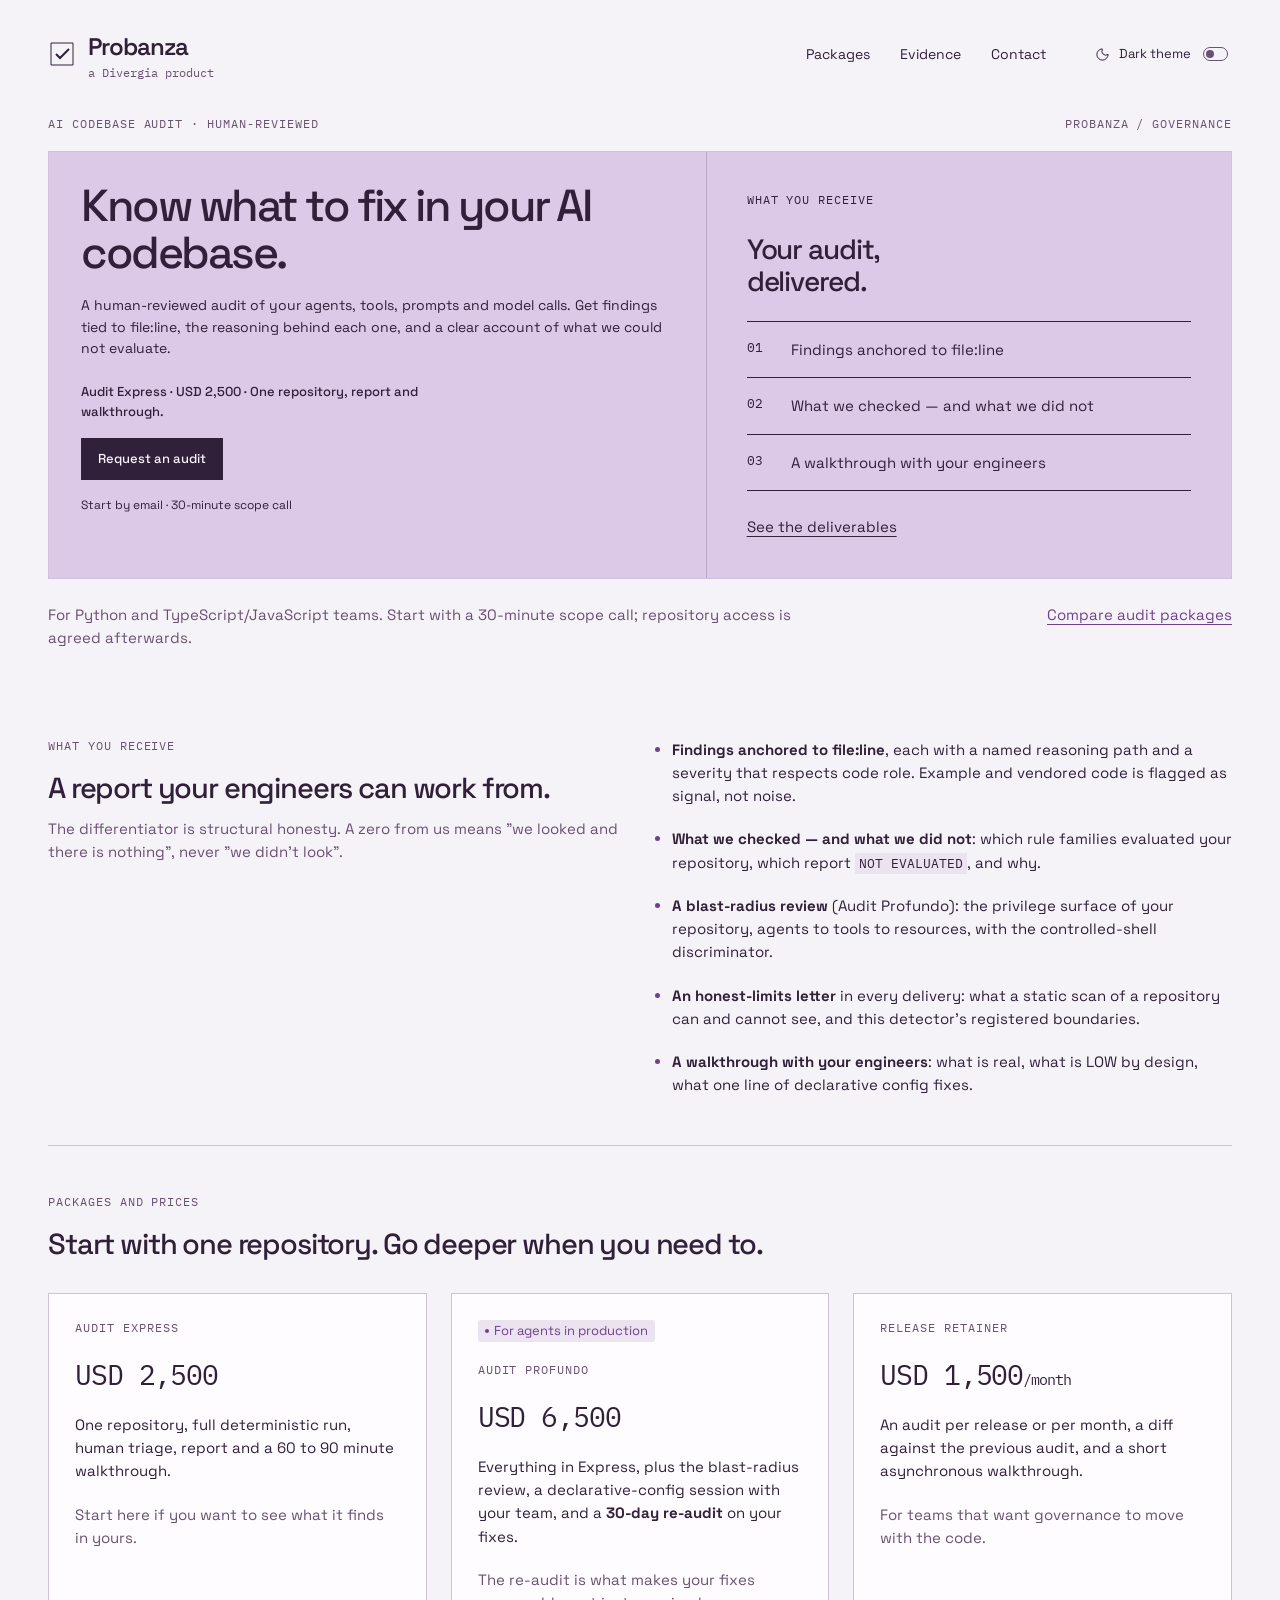
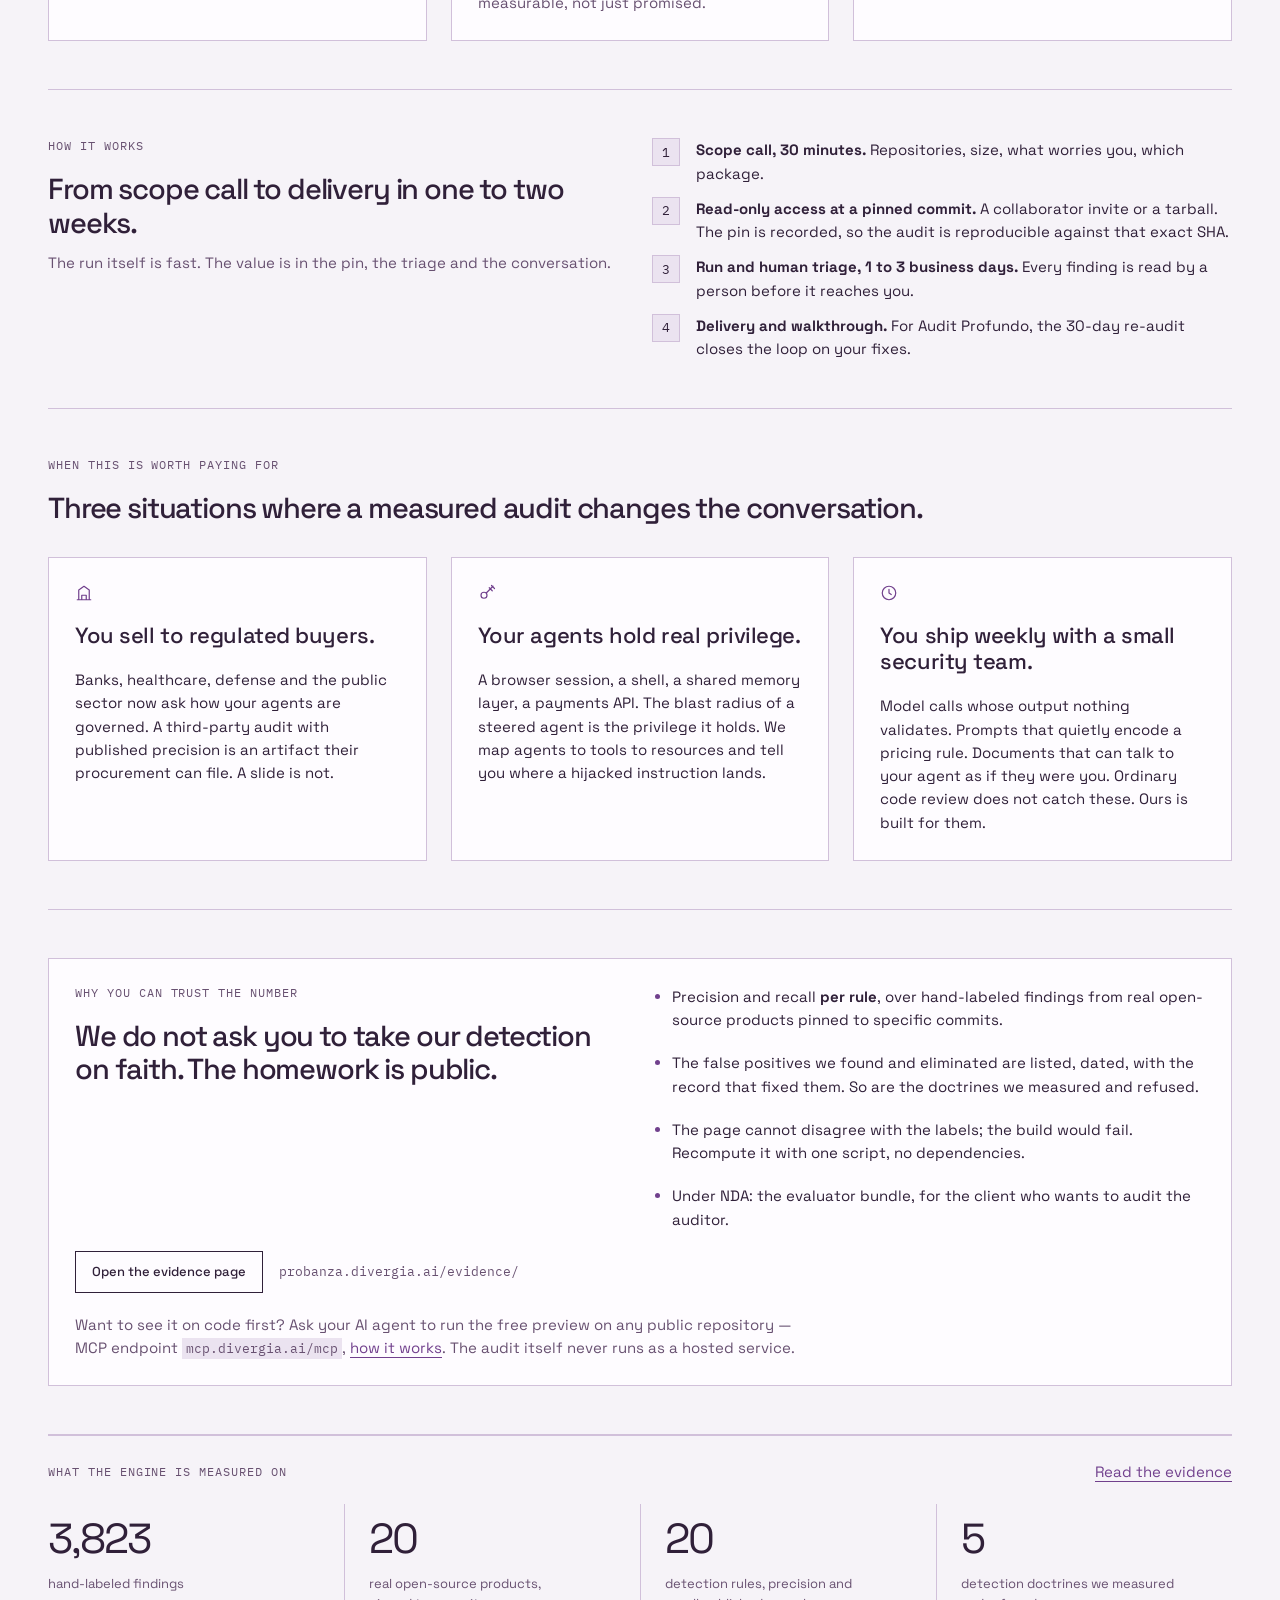
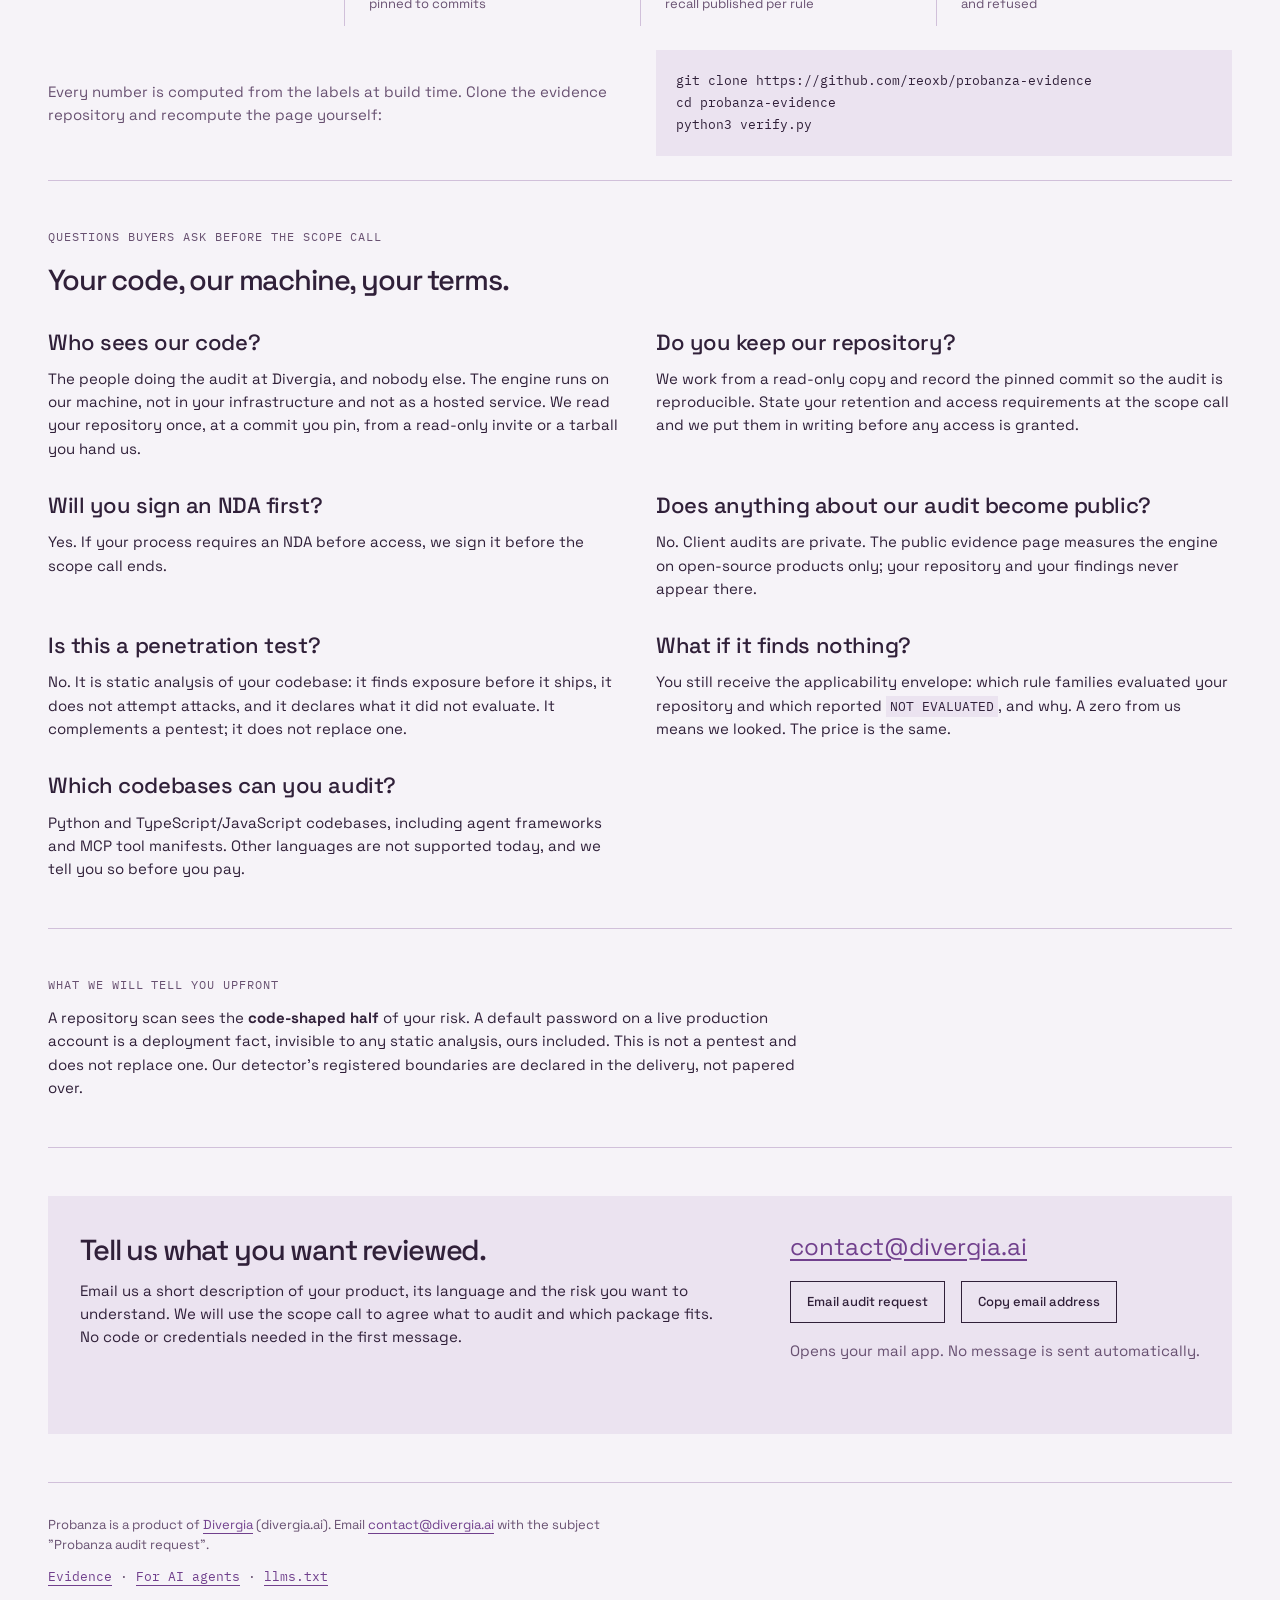
<file: index.html>
<!doctype html><html lang="en" class="no-js"><head><meta charset="UTF-8"><meta name="viewport" content="width=device-width, initial-scale=1"><title>Probanza — Governance audit for AI systems, a Divergia product</title><script>try{const q=new URLSearchParams(location.search).get('mode'),s=localStorage.getItem('probanza-color-mode');document.documentElement.classList.toggle('dark',q?q==='dark':s?s==='dark':matchMedia('(prefers-color-scheme: dark)').matches)}catch{document.documentElement.classList.toggle('dark',matchMedia('(prefers-color-scheme: dark)').matches)}</script>  <script type="module" crossorigin src="/assets/index-DaQGLelF.js"></script>
  <link rel="stylesheet" crossorigin href="/assets/index-BOn6XTXp.css">
<meta name="description" content="A concierge governance audit of your AI system's codebase — agents, tools, prompts, model calls — with findings anchored to file:line, a written statement of what was not evaluated, and detection measured on public, hand-labeled data you can recompute."></head><body><div id="root"><a class="skip-link" href="#main">Skip to content</a><header class="page-header page-width"><a href="/" class="wordmark" data-slot="probanza-wordmark"><svg aria-hidden="true" viewBox="0 0 28 28" width="28" height="28"><path d="M3 3H25V25H3Z" fill="none" stroke="currentColor"></path><path d="M8 14L12 18L21 9" fill="none" stroke="currentColor" stroke-width="2"></path></svg><span>Probanza<span class="wordmark-note">a Divergia product</span></span></a><div data-slot="theme-toggle" class="flex theme-control theme-control-compact"><span data-unchecked="" role="switch" tabindex="0" id="base-ui-_R_19_" aria-checked="false" aria-label="Dark theme" class="grid size-9.5 cursor-pointer place-items-center border border-border text-foreground transition-colors duration-120 hover:bg-muted motion-reduce:transition-none [&amp;_svg]:size-4.25"><svg xmlns="http://www.w3.org/2000/svg" width="24" height="24" viewBox="0 0 24 24" fill="none" stroke="currentColor" stroke-width="1.6" stroke-linecap="round" stroke-linejoin="round" class="lucide lucide-moon" aria-hidden="true"><path d="M20.985 12.486a9 9 0 1 1-9.473-9.472c.405-.022.617.46.402.803a6 6 0 0 0 8.268 8.268c.344-.215.825-.004.803.401"></path></svg></span><input id="base-ui-_R_19H1_" style="clip-path:inset(50%);overflow:hidden;white-space:nowrap;border:0;padding:0;width:1px;height:1px;margin:0;position:fixed;top:0;left:0" tabindex="-1" type="checkbox" aria-hidden="true"/></div><div class="header-actions"><nav data-slot="navigation-menu" aria-label="Main navigation" class="relative"><ul data-slot="navigation-menu-list" class="m-0 flex list-none flex-wrap items-center gap-1 p-0"><li data-slot="navigation-menu-item"><a data-slot="navigation-menu-link" href="#packages" class="inline-flex min-h-10.5 cursor-pointer items-center gap-1.5 border border-transparent px-3 text-sm leading-none text-foreground no-underline select-none transition-colors duration-120 hover:bg-muted motion-reduce:transition-none max-[40.0625rem]:px-2.5 aria-[current=page]:border-border aria-[current=page]:bg-card aria-[current=page]:font-semibold">Packages</a></li><li data-slot="navigation-menu-item"><a data-slot="navigation-menu-link" href="/evidence/" class="inline-flex min-h-10.5 cursor-pointer items-center gap-1.5 border border-transparent px-3 text-sm leading-none text-foreground no-underline select-none transition-colors duration-120 hover:bg-muted motion-reduce:transition-none max-[40.0625rem]:px-2.5 aria-[current=page]:border-border aria-[current=page]:bg-card aria-[current=page]:font-semibold">Evidence</a></li><li data-slot="navigation-menu-item"><a data-slot="navigation-menu-link" href="#contact" class="inline-flex min-h-10.5 cursor-pointer items-center gap-1.5 border border-transparent px-3 text-sm leading-none text-foreground no-underline select-none transition-colors duration-120 hover:bg-muted motion-reduce:transition-none max-[40.0625rem]:px-2.5 aria-[current=page]:border-border aria-[current=page]:bg-card aria-[current=page]:font-semibold">Contact</a></li></ul></nav><div data-slot="theme-toggle" class="flex max-w-none flex-row items-center gap-2.25 px-1 py-3.25 theme-control theme-control-row"><label id="base-ui-_R_tp_" for="base-ui-_R_5p_" data-slot="field-label" class="type-ui text-foreground flex items-center gap-2.25 text-xs font-normal max-[56.3125rem]:text-2xs"><svg xmlns="http://www.w3.org/2000/svg" width="24" height="24" viewBox="0 0 24 24" fill="none" stroke="currentColor" stroke-width="1.6" stroke-linecap="round" stroke-linejoin="round" class="lucide lucide-moon size-3.75" aria-hidden="true"><path d="M20.985 12.486a9 9 0 1 1-9.473-9.472c.405-.022.617.46.402.803a6 6 0 0 0 8.268 8.268c.344-.215.825-.004.803.401"></path></svg>Dark theme</label><span data-unchecked="" role="switch" tabindex="0" id="base-ui-_R_1dp_" aria-checked="false" data-slot="switch" class="relative inline-flex h-3.5 w-6.25 shrink-0 cursor-pointer items-center rounded-full border border-muted-foreground p-0.5 after:absolute after:-inset-x-1 after:-inset-y-1.25 transition-colors duration-120 motion-reduce:transition-none data-checked:border-primary data-checked:bg-primary data-disabled:cursor-not-allowed data-disabled:border-disabled-foreground data-disabled:bg-disabled ml-auto"><span data-unchecked="" data-slot="switch-thumb" class="block size-2 rounded-full bg-muted-foreground transition-transform duration-120 motion-reduce:transition-none data-checked:translate-x-2.5 data-checked:bg-primary-foreground data-disabled:bg-disabled-foreground"></span></span><input id="base-ui-_R_5p_" style="clip-path:inset(50%);overflow:hidden;white-space:nowrap;border:0;padding:0;width:1px;height:1px;margin:0;position:fixed;top:0;left:0" tabindex="-1" type="checkbox" aria-hidden="true"/></div></div></header><main id="main" class="page-width" tabindex="-1"><section data-slot="editorial-hero" aria-labelledby="_R_6_"><div class="mb-3.25 flex justify-between gap-5 type-label text-muted-foreground min-[40.0625rem]:mb-4.5"><span>AI codebase audit · Human-reviewed</span><span class="max-[56.3125rem]:hidden">PROBANZA / GOVERNANCE</span></div><div class="grid min-h-80.5 grid-cols-1 overflow-hidden border border-border bg-surface-brand text-foreground min-[40.0625rem]:grid-cols-[1.3fr_1fr] min-[56.3125rem]:grid-cols-[1.25fr_1fr] min-[93.75rem]:min-h-88.75"><div class="relative z-1 px-5.75 py-6.75 min-[40.0625rem]:px-5 min-[40.0625rem]:py-6.25 min-[56.3125rem]:px-5.75 min-[56.3125rem]:py-7 min-[73.8125rem]:px-8 min-[73.8125rem]:py-7.5 min-[93.75rem]:p-10"><h1 id="_R_6_" class="m-0 mb-4.5 font-medium tracking-[-0.055em] [&amp;_span]:font-semibold text-[clamp(2.0625rem,8.7vw,3.0625rem)] min-[40.0625rem]:text-[2.125rem] min-[56.3125rem]:text-[2.5rem] min-[73.8125rem]:text-[clamp(2rem,3.5vw,3.625rem)] [@media(width&gt;=90rem)_and_(height&gt;=50rem)]:text-[clamp(2rem,3.9375vw,3.625rem)] leading-[1.06]">Know what to fix in your AI codebase.</h1><p class="m-0 mb-5.5 max-w-prose text-sm leading-[1.55]">A human-reviewed audit of your agents, tools, prompts and model calls. Get findings tied to file:line, the reasoning behind each one, and a clear account of what we could not evaluate.</p><div class="hero-offer"><p>Audit Express · USD 2,500 · One repository, report and walkthrough.</p><a href="#contact" data-slot="action-link" class="inline-flex cursor-pointer items-center justify-center transition-colors duration-120 motion-reduce:transition-none aria-busy:cursor-progress disabled:cursor-not-allowed disabled:border-input disabled:bg-disabled disabled:text-disabled-foreground [&amp;_svg]:size-3.75 [&amp;_svg]:shrink-0 min-h-10.5 border px-4 py-2.5 type-ui border-contour bg-inverse text-inverse-foreground enabled:hover:bg-inverse-hover action-link action-inverse">Request an audit</a><span class="hero-next-step">Start by email · 30-minute scope call</span></div></div><div class="relative min-h-45 border-t border-contour/20 min-[40.0625rem]:min-h-72.5 min-[40.0625rem]:border-t-0 min-[40.0625rem]:border-l min-[56.3125rem]:min-h-80 min-[93.75rem]:min-h-88.75"><aside class="audit-preview" aria-labelledby="audit-preview-title"><span class="type-label">What you receive</span><h2 id="audit-preview-title">Your audit, delivered.</h2><ol><li><span class="type-data" aria-hidden="true">0<!-- -->1</span><span>Findings anchored to file:line</span></li><li><span class="type-data" aria-hidden="true">0<!-- -->2</span><span>What we checked — and what we did not</span></li><li><span class="type-data" aria-hidden="true">0<!-- -->3</span><span>A walkthrough with your engineers</span></li></ol><a class="preview-link" href="#deliverables">See the deliverables</a></aside></div></div></section><div class="hero-followup"><p>For Python and TypeScript/JavaScript teams. Start with a 30-minute scope call; repository access is agreed afterwards.</p><a href="#packages">Compare audit packages</a></div><section id="deliverables" class="copy-section"><div class="copy-grid2"><div class="copy-flow"><span class="type-label text-muted-foreground">What you receive</span><div data-slot="section-heading" class="mt-7 mb-5 flex items-end justify-between gap-2.5 min-[40.0625rem]:mt-8.25 min-[40.0625rem]:items-center min-[40.0625rem]:gap-5 max-sm:[&amp;&gt;[data-variant=text]]:max-w-28.75 max-sm:[&amp;&gt;[data-variant=text]]:text-left m-0!"><div><h2 class="mt-1.25 mb-0 type-h2 max-[56.3125rem]:text-[1.6875rem]">A report your engineers can work from.</h2></div></div><p class="text-muted-foreground">The differentiator is structural honesty. A zero from us means &quot;we looked and there is nothing&quot;, never &quot;we didn&#x27;t look&quot;.</p></div><ul class="copy-list"><li class=""><p class=""><strong class="">Findings anchored to file:line</strong>, each with a named reasoning path and a severity that respects code role. Example and vendored code is flagged as signal, not noise.</p></li><li class=""><p class=""><strong class="">What we checked — and what we did not</strong>: which rule families evaluated your repository, which report <code class="">NOT EVALUATED</code>, and why.</p></li><li class=""><p class=""><strong class="">A blast-radius review</strong> (Audit Profundo): the privilege surface of your repository, agents to tools to resources, with the controlled-shell discriminator.</p></li><li class=""><p class=""><strong class="">An honest-limits letter</strong> in every delivery: what a static scan of a repository can and cannot see, and this detector&#x27;s registered boundaries.</p></li><li class=""><p class=""><strong class="">A walkthrough with your engineers</strong>: what is real, what is LOW by design, what one line of declarative config fixes.</p></li></ul></div></section><section id="packages" class="copy-section"><div class="copy-flow"><span class="type-label text-muted-foreground">Packages and prices</span><div data-slot="section-heading" class="mt-7 mb-5 flex items-end justify-between gap-2.5 min-[40.0625rem]:mt-8.25 min-[40.0625rem]:items-center min-[40.0625rem]:gap-5 max-sm:[&amp;&gt;[data-variant=text]]:max-w-28.75 max-sm:[&amp;&gt;[data-variant=text]]:text-left m-0!"><div><h2 class="mt-1.25 mb-0 type-h2 max-[56.3125rem]:text-[1.6875rem]">Start with one repository. Go deeper when you need to.</h2></div></div></div><div class="copy-grid3"><div data-slot="card" class="flex flex-col gap-5 border border-border bg-card p-6.5 text-card-foreground min-w-0"><span class="type-label text-muted-foreground">Audit Express</span><span class="copy-price">USD 2,500</span><p class="">One repository, full deterministic run, human triage, report and a 60 to 90 minute walkthrough.</p><p class="text-muted-foreground">Start here if you want to see what it finds in yours.</p></div><div data-slot="card" class="flex flex-col gap-5 border border-border bg-card p-6.5 text-card-foreground min-w-0"><span data-slot="status" data-tone="active" class="inline-flex items-center gap-1.25 rounded-status px-1.75 py-1 text-xs leading-3.5 whitespace-nowrap [&amp;_svg]:size-3 [&amp;_svg]:shrink-0 bg-status-active text-status-active-foreground self-start"><span aria-hidden="true" class="inline-flex"><span class="size-1 rounded-full bg-current"></span></span><span>For agents in production</span></span><span class="type-label text-muted-foreground">Audit Profundo</span><span class="copy-price">USD 6,500</span><p class="">Everything in Express, plus the blast-radius review, a declarative-config session with your team, and a <strong class="">30-day re-audit</strong> on your fixes.</p><p class="text-muted-foreground">The re-audit is what makes your fixes measurable, not just promised.</p></div><div data-slot="card" class="flex flex-col gap-5 border border-border bg-card p-6.5 text-card-foreground min-w-0"><span class="type-label text-muted-foreground">Release Retainer</span><span class="copy-price">USD 1,500<small class="">/month</small></span><p class="">An audit per release or per month, a diff against the previous audit, and a short asynchronous walkthrough.</p><p class="text-muted-foreground">For teams that want governance to move with the code.</p></div></div></section><section id="process" class="copy-section"><div class="copy-grid2"><div class="copy-flow"><span class="type-label text-muted-foreground">How it works</span><div data-slot="section-heading" class="mt-7 mb-5 flex items-end justify-between gap-2.5 min-[40.0625rem]:mt-8.25 min-[40.0625rem]:items-center min-[40.0625rem]:gap-5 max-sm:[&amp;&gt;[data-variant=text]]:max-w-28.75 max-sm:[&amp;&gt;[data-variant=text]]:text-left m-0!"><div><h2 class="mt-1.25 mb-0 type-h2 max-[56.3125rem]:text-[1.6875rem]">From scope call to delivery in one to two weeks.</h2></div></div><p class="text-muted-foreground">The run itself is fast. The value is in the pin, the triage and the conversation.</p></div><div class="copy-flow"><div class="copy-step"><span class="copy-step-number">1</span><p class=""><strong class="">Scope call, 30 minutes.</strong> Repositories, size, what worries you, which package.</p></div><div class="copy-step"><span class="copy-step-number">2</span><p class=""><strong class="">Read-only access at a pinned commit.</strong> A collaborator invite or a tarball. The pin is recorded, so the audit is reproducible against that exact SHA.</p></div><div class="copy-step"><span class="copy-step-number">3</span><p class=""><strong class="">Run and human triage, 1 to 3 business days.</strong> Every finding is read by a person before it reaches you.</p></div><div class="copy-step"><span class="copy-step-number">4</span><p class=""><strong class="">Delivery and walkthrough.</strong> For Audit Profundo, the 30-day re-audit closes the loop on your fixes.</p></div></div></div></section><section id="fit" class="copy-section"><div class="copy-flow"><span class="type-label text-muted-foreground">When this is worth paying for</span><div data-slot="section-heading" class="mt-7 mb-5 flex items-end justify-between gap-2.5 min-[40.0625rem]:mt-8.25 min-[40.0625rem]:items-center min-[40.0625rem]:gap-5 max-sm:[&amp;&gt;[data-variant=text]]:max-w-28.75 max-sm:[&amp;&gt;[data-variant=text]]:text-left m-0!"><div><h2 class="mt-1.25 mb-0 type-h2 max-[56.3125rem]:text-[1.6875rem]">Three situations where a measured audit changes the conversation.</h2></div></div></div><div class="copy-grid3"><div data-slot="card" class="flex flex-col gap-5 border border-border bg-card p-6.5 text-card-foreground min-w-0"><svg viewBox="0 0 24 24" aria-hidden="true" class="copy-icon copy-icon"><path d="M3 21h18M5 21V8l7-5 7 5v13M9 21v-6h6v6" class=""></path></svg><h3 data-slot="card-title" class="m-0 text-[1.375rem] leading-[1.2] font-medium tracking-[-0.02em]">You sell to regulated buyers.</h3><p class="">Banks, healthcare, defense and the public sector now ask how your agents are governed. A third-party audit with published precision is an artifact their procurement can file. A slide is not.</p></div><div data-slot="card" class="flex flex-col gap-5 border border-border bg-card p-6.5 text-card-foreground min-w-0"><svg viewBox="0 0 24 24" aria-hidden="true" class="copy-icon copy-icon"><circle cx="8" cy="15" r="4" class=""></circle><path d="M11 12l9-9M15 5l4 4M18 2l4 4" class=""></path></svg><h3 data-slot="card-title" class="m-0 text-[1.375rem] leading-[1.2] font-medium tracking-[-0.02em]">Your agents hold real privilege.</h3><p class="">A browser session, a shell, a shared memory layer, a payments API. The blast radius of a steered agent is the privilege it holds. We map agents to tools to resources and tell you where a hijacked instruction lands.</p></div><div data-slot="card" class="flex flex-col gap-5 border border-border bg-card p-6.5 text-card-foreground min-w-0"><svg viewBox="0 0 24 24" aria-hidden="true" class="copy-icon copy-icon"><circle cx="12" cy="12" r="9" class=""></circle><path d="M12 7v5l3 2" class=""></path></svg><h3 data-slot="card-title" class="m-0 text-[1.375rem] leading-[1.2] font-medium tracking-[-0.02em]">You ship weekly with a small security team.</h3><p class="">Model calls whose output nothing validates. Prompts that quietly encode a pricing rule. Documents that can talk to your agent as if they were you. Ordinary code review does not catch these. Ours is built for them.</p></div></div></section><section id="evidence" class="copy-section"><div data-slot="card" class="flex flex-col gap-5 border border-border bg-card p-6.5 text-card-foreground min-w-0"><div class="copy-grid2"><div class="copy-flow"><span class="type-label text-muted-foreground">Why you can trust the number</span><div data-slot="section-heading" class="mt-7 mb-5 flex items-end justify-between gap-2.5 min-[40.0625rem]:mt-8.25 min-[40.0625rem]:items-center min-[40.0625rem]:gap-5 max-sm:[&amp;&gt;[data-variant=text]]:max-w-28.75 max-sm:[&amp;&gt;[data-variant=text]]:text-left m-0!"><div><h2 class="mt-1.25 mb-0 type-h2 max-[56.3125rem]:text-[1.6875rem]">We do not ask you to take our detection on faith. The homework is public.</h2></div></div></div><ul class="copy-list"><li class=""><p class="">Precision and recall <strong class="">per rule</strong>, over hand-labeled findings from real open-source products pinned to specific commits.</p></li><li class=""><p class="">The false positives we found and eliminated are listed, dated, with the record that fixed them. So are the doctrines we measured and refused.</p></li><li class=""><p class="">The page cannot disagree with the labels; the build would fail. Recompute it with one script, no dependencies.</p></li><li class=""><p class="">Under NDA: the evaluator bundle, for the client who wants to audit the auditor.</p></li></ul></div><div class="copy-actions"><a href="https://probanza.divergia.ai/evidence/" data-slot="action-link" class="inline-flex cursor-pointer items-center justify-center transition-colors duration-120 motion-reduce:transition-none aria-busy:cursor-progress disabled:cursor-not-allowed disabled:border-input disabled:bg-disabled disabled:text-disabled-foreground [&amp;_svg]:size-3.75 [&amp;_svg]:shrink-0 min-h-10.5 border px-4 py-2.5 type-ui border-foreground bg-transparent text-foreground enabled:hover:bg-muted enabled:active:bg-surface-brand action-link ">Open the evidence page</a><span class="text-muted-foreground type-data">probanza.divergia.ai/evidence/</span></div><p class="text-muted-foreground">Want to see it on code first? Ask your AI agent to run the free preview on any public repository — MCP endpoint <code class="">mcp.divergia.ai/mcp</code>, <a href="https://probanza.divergia.ai/agents.md#try-it-first-free-preview-over-mcp" class="">how it works</a>. The audit itself never runs as a hosted service.</p></div></section><section aria-label="What the engine is measured on" class="proof-section"><div class="proof-heading"><p class="type-label text-muted-foreground">What the engine is measured on</p><a href="https://probanza.divergia.ai/evidence/">Read the evidence</a></div><dl class="metrics"><div><dt>hand-labeled findings</dt><dd>3,823</dd></div><div><dt>real open-source products, pinned to commits</dt><dd>20</dd></div><div><dt>detection rules, precision and recall published per rule</dt><dd>20</dd></div><div><dt>detection doctrines we measured and refused</dt><dd>5</dd></div></dl><div class="proof-recompute"><p>Every number is computed from the labels at build time. Clone the evidence repository and recompute the page yourself:</p><pre role="region" tabindex="0" aria-label="Commands to recompute the evidence">git clone https://github.com/reoxb/probanza-evidence
cd probanza-evidence
python3 verify.py</pre></div></section><section id="questions" class="copy-section"><div class="copy-flow"><span class="type-label text-muted-foreground">Questions buyers ask before the scope call</span><div data-slot="section-heading" class="mt-7 mb-5 flex items-end justify-between gap-2.5 min-[40.0625rem]:mt-8.25 min-[40.0625rem]:items-center min-[40.0625rem]:gap-5 max-sm:[&amp;&gt;[data-variant=text]]:max-w-28.75 max-sm:[&amp;&gt;[data-variant=text]]:text-left m-0!"><div><h2 class="mt-1.25 mb-0 type-h2 max-[56.3125rem]:text-[1.6875rem]">Your code, our machine, your terms.</h2></div></div></div><div class="copy-faq"><div class="copy-flow"><h3 data-slot="card-title" class="m-0 text-[1.375rem] leading-[1.2] font-medium tracking-[-0.02em]">Who sees our code?</h3><p class="">The people doing the audit at Divergia, and nobody else. The engine runs on our machine, not in your infrastructure and not as a hosted service. We read your repository once, at a commit you pin, from a read-only invite or a tarball you hand us.</p></div><div class="copy-flow"><h3 data-slot="card-title" class="m-0 text-[1.375rem] leading-[1.2] font-medium tracking-[-0.02em]">Do you keep our repository?</h3><p class="">We work from a read-only copy and record the pinned commit so the audit is reproducible. State your retention and access requirements at the scope call and we put them in writing before any access is granted.</p></div><div class="copy-flow"><h3 data-slot="card-title" class="m-0 text-[1.375rem] leading-[1.2] font-medium tracking-[-0.02em]">Will you sign an NDA first?</h3><p class="">Yes. If your process requires an NDA before access, we sign it before the scope call ends.</p></div><div class="copy-flow"><h3 data-slot="card-title" class="m-0 text-[1.375rem] leading-[1.2] font-medium tracking-[-0.02em]">Does anything about our audit become public?</h3><p class="">No. Client audits are private. The public evidence page measures the engine on open-source products only; your repository and your findings never appear there.</p></div><div class="copy-flow"><h3 data-slot="card-title" class="m-0 text-[1.375rem] leading-[1.2] font-medium tracking-[-0.02em]">Is this a penetration test?</h3><p class="">No. It is static analysis of your codebase: it finds exposure before it ships, it does not attempt attacks, and it declares what it did not evaluate. It complements a pentest; it does not replace one.</p></div><div class="copy-flow"><h3 data-slot="card-title" class="m-0 text-[1.375rem] leading-[1.2] font-medium tracking-[-0.02em]">What if it finds nothing?</h3><p class="">You still receive the applicability envelope: which rule families evaluated your repository and which reported <code class="">NOT EVALUATED</code>, and why. A zero from us means we looked. The price is the same.</p></div><div class="copy-flow"><h3 data-slot="card-title" class="m-0 text-[1.375rem] leading-[1.2] font-medium tracking-[-0.02em]">Which codebases can you audit?</h3><p class="">Python and TypeScript/JavaScript codebases, including agent frameworks and MCP tool manifests. Other languages are not supported today, and we tell you so before you pay.</p></div></div></section><section id="limits" class="copy-section"><div class="copy-flow"><span class="type-label text-muted-foreground">What we will tell you upfront</span><p class="">A repository scan sees the <strong class="">code-shaped half</strong> of your risk. A default password on a live production account is a deployment fact, invisible to any static analysis, ours included. This is not a pentest and does not replace one. Our detector&#x27;s registered boundaries are declared in the delivery, not papered over.</p></div></section><section id="contact" class="copy-section"><div class="copy-cta contact-panel"><div class="copy-flow"><div data-slot="section-heading" class="mt-7 mb-5 flex items-end justify-between gap-2.5 min-[40.0625rem]:mt-8.25 min-[40.0625rem]:items-center min-[40.0625rem]:gap-5 max-sm:[&amp;&gt;[data-variant=text]]:max-w-28.75 max-sm:[&amp;&gt;[data-variant=text]]:text-left m-0!"><div><h2 class="mt-1.25 mb-0 type-h2 max-[56.3125rem]:text-[1.6875rem]">Tell us what you want reviewed.</h2></div></div><p class="">Email us a short description of your product, its language and the risk you want to understand. We will use the scope call to agree what to audit and which package fits. No code or credentials needed in the first message.</p></div><div class="contact-options"><a href="mailto:contact@divergia.ai?subject=Probanza%20audit%20request" class="contact-address">contact@divergia.ai</a><div class="copy-actions"><a href="mailto:contact@divergia.ai?subject=Probanza+audit+request&amp;body=Product+%2F+company%3A%0ALanguage+%28Python+%2F+TypeScript+%2F+JavaScript%29%3A%0AWhat+we+want+reviewed%3A%0APreferred+timing%3A%0A%0APlease+help+us+scope+an+audit." data-slot="action-link" class="inline-flex cursor-pointer items-center justify-center transition-colors duration-120 motion-reduce:transition-none aria-busy:cursor-progress disabled:cursor-not-allowed disabled:border-input disabled:bg-disabled disabled:text-disabled-foreground [&amp;_svg]:size-3.75 [&amp;_svg]:shrink-0 min-h-10.5 border px-4 py-2.5 type-ui border-foreground bg-transparent text-foreground enabled:hover:bg-muted enabled:active:bg-surface-brand action-link ">Email audit request</a><button data-slot="button" data-variant="secondary" data-size="default" type="button" class="inline-flex cursor-pointer items-center justify-center transition-colors duration-120 motion-reduce:transition-none aria-busy:cursor-progress disabled:cursor-not-allowed disabled:border-input disabled:bg-disabled disabled:text-disabled-foreground [&amp;_svg]:size-3.75 [&amp;_svg]:shrink-0 min-h-10.5 border px-4 py-2.5 type-ui border-foreground bg-transparent text-foreground enabled:hover:bg-muted enabled:active:bg-surface-brand copy-email"><span class="grid"><span class="col-start-1 row-start-1 inline-flex items-center justify-center gap-2.5">Copy email address</span></span></button></div><p class="text-muted-foreground">Opens your mail app. No message is sent automatically.</p><p role="status" class="contact-feedback"></p></div></div></section></main><div class="page-width"><footer class="copy-footer"><div class="copy-flow"><p class="">Probanza is a product of <a href="https://divergia.ai" class="">Divergia</a> (divergia.ai). Email <a href="mailto:contact@divergia.ai?subject=Probanza%20audit%20request" class="">contact@divergia.ai</a> with the subject &quot;Probanza audit request&quot;.</p><p class="type-data"><a href="https://probanza.divergia.ai/evidence/" class="">Evidence</a> · <a href="https://probanza.divergia.ai/agents.md" class="">For AI agents</a> · <a href="https://probanza.divergia.ai/llms.txt" class="">llms.txt</a></p></div></footer></div></div><script data-goatcounter="https://probanza.goatcounter.com/count" async src="https://gc.zgo.at/count.js"></script></body></html>
</file>
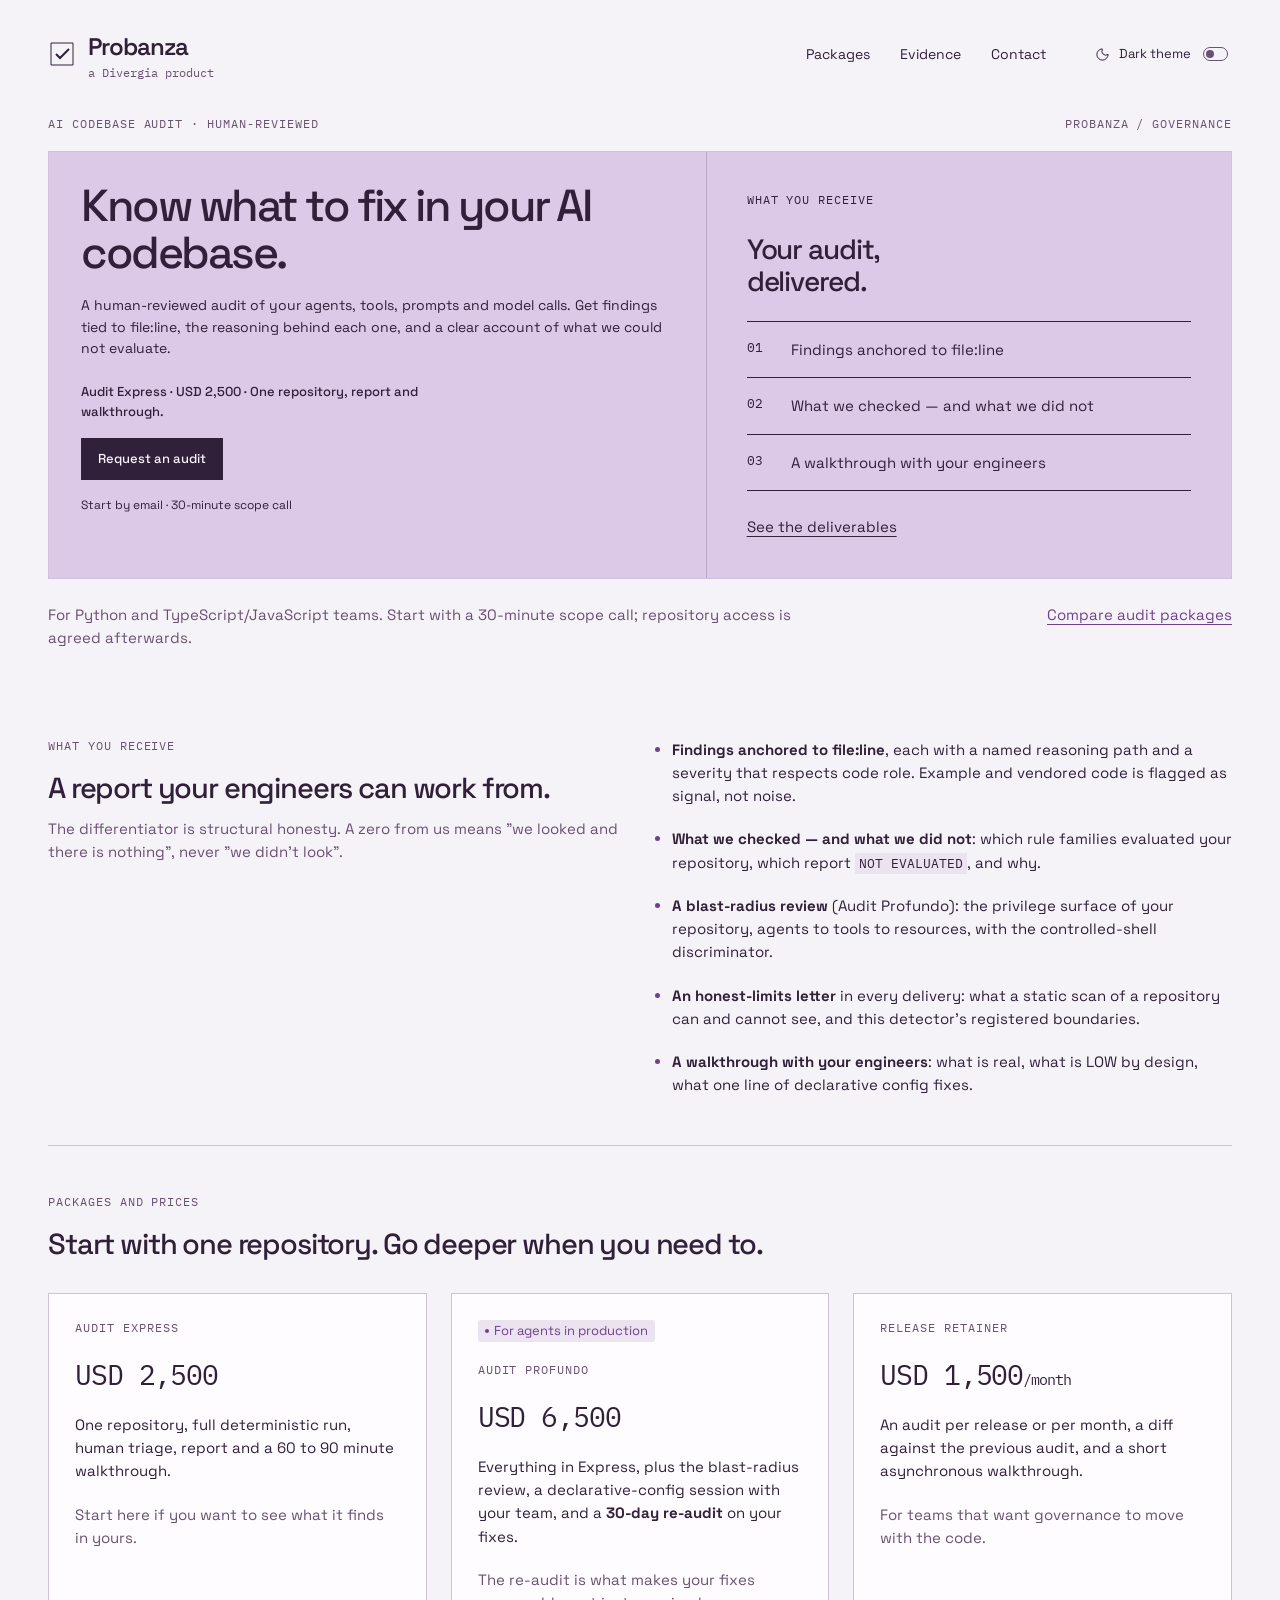
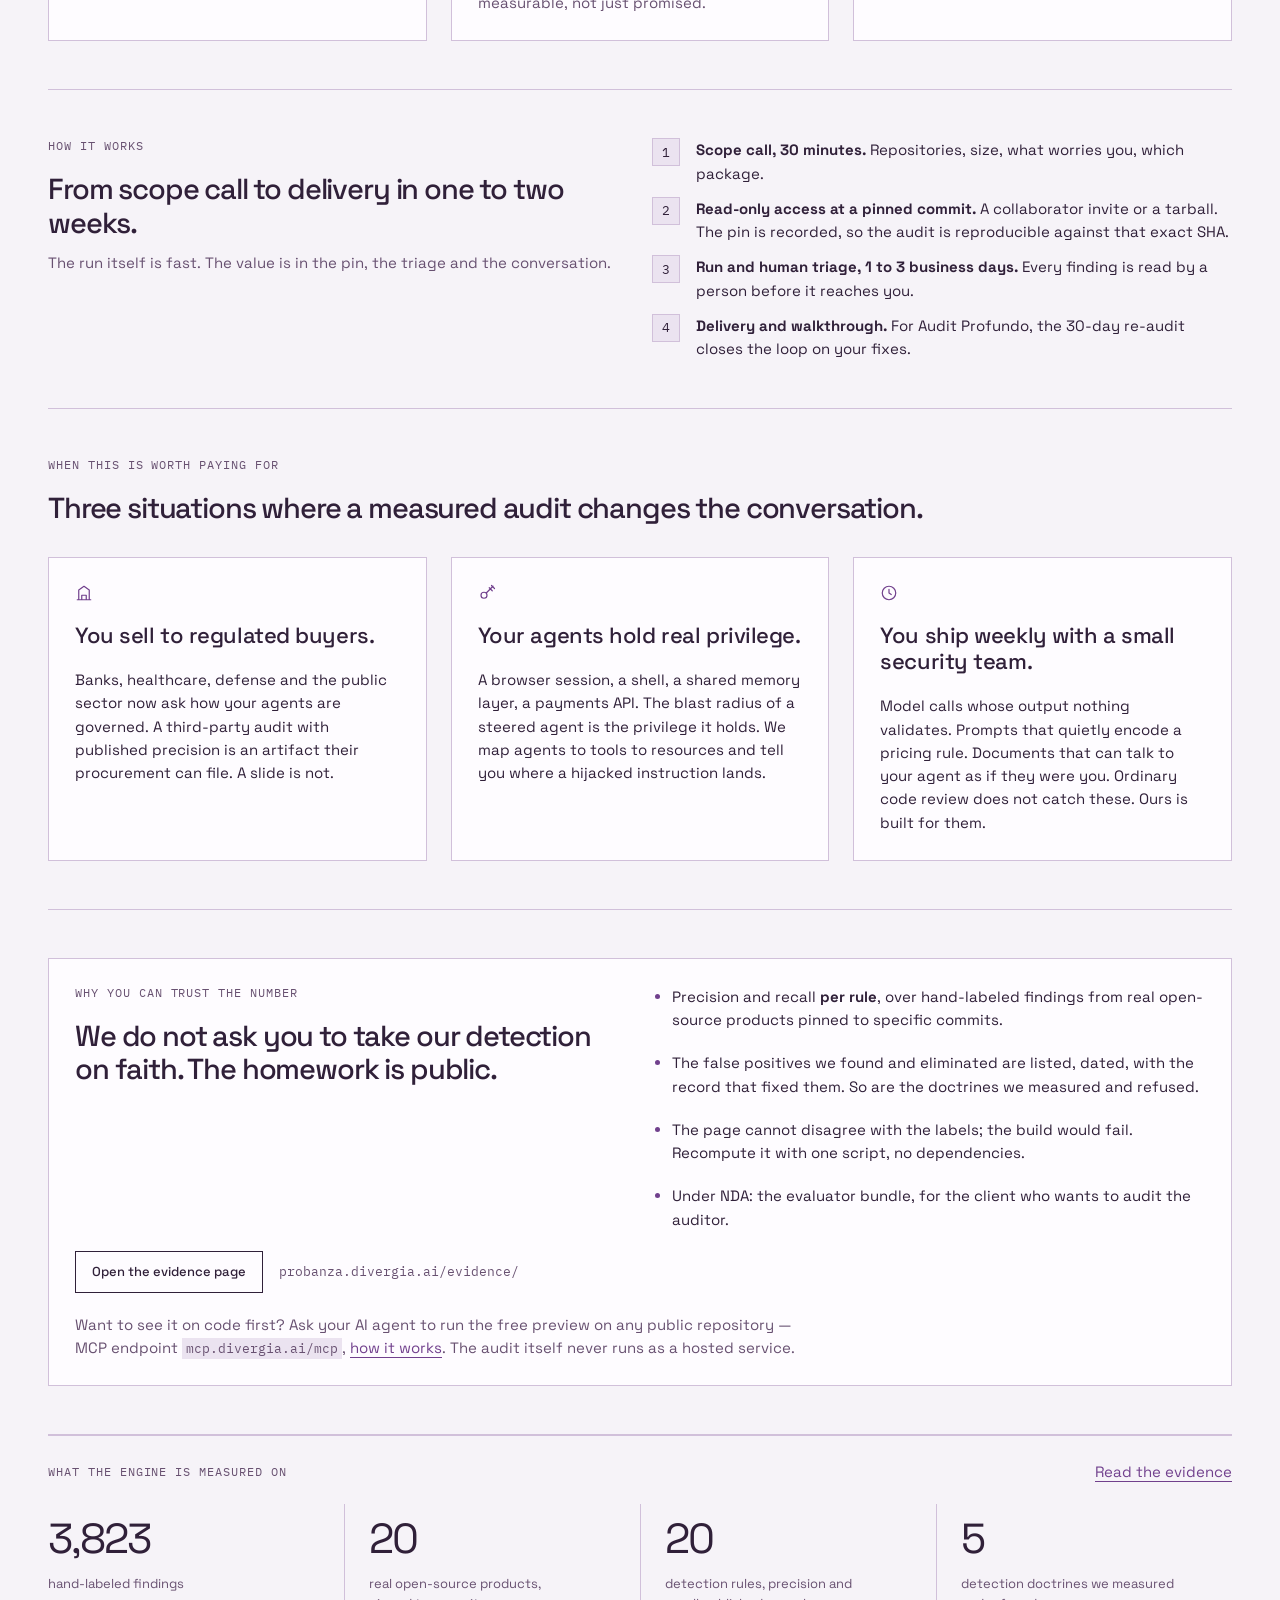
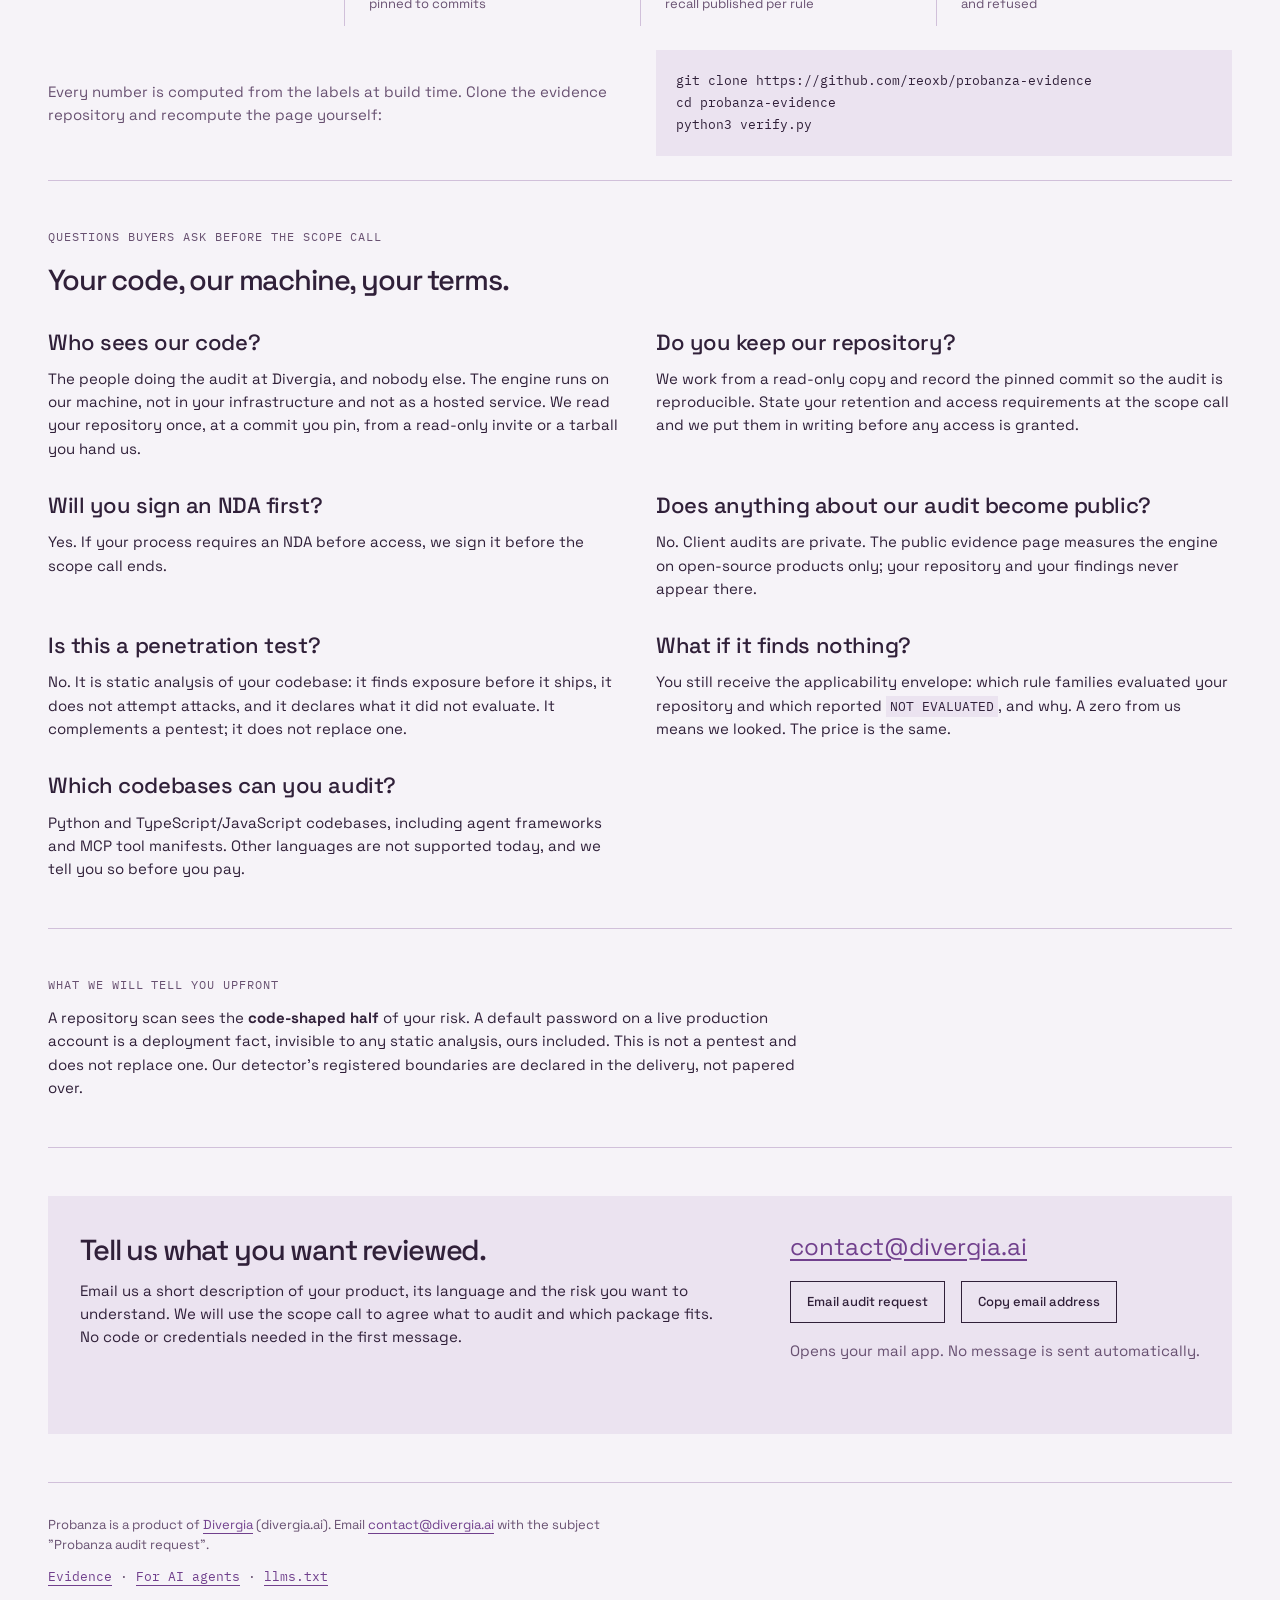
<file: evidence/index.html>
<!doctype html><html lang="en" class="no-js"><head><meta charset="UTF-8"><meta name="viewport" content="width=device-width, initial-scale=1"><title>Probanza — Validation Evidence</title><script>try{const q=new URLSearchParams(location.search).get('mode'),s=localStorage.getItem('probanza-color-mode');document.documentElement.classList.toggle('dark',q?q==='dark':s?s==='dark':matchMedia('(prefers-color-scheme: dark)').matches)}catch{document.documentElement.classList.toggle('dark',matchMedia('(prefers-color-scheme: dark)').matches)}</script>  <script type="module" crossorigin src="/assets/index-DaQGLelF.js"></script>
  <link rel="stylesheet" crossorigin href="/assets/index-BOn6XTXp.css">
<meta name="description" content="Measured precision and recall for a static AI-system auditor across 20 real open-source products — generated from hand-labeled data, including the doctrines we measured and refused to ship."></head><body><div id="root"><a class="skip-link" href="#main">Skip to content</a><header class="page-header page-width"><a href="/" class="wordmark" data-slot="probanza-wordmark"><svg aria-hidden="true" viewBox="0 0 28 28" width="28" height="28"><path d="M3 3H25V25H3Z" fill="none" stroke="currentColor"></path><path d="M8 14L12 18L21 9" fill="none" stroke="currentColor" stroke-width="2"></path></svg><span>Probanza<span class="wordmark-note">a Divergia product</span></span></a><div data-slot="theme-toggle" class="flex theme-control theme-control-compact"><span data-unchecked="" role="switch" tabindex="0" id="base-ui-_R_19_" aria-checked="false" aria-label="Dark theme" class="grid size-9.5 cursor-pointer place-items-center border border-border text-foreground transition-colors duration-120 hover:bg-muted motion-reduce:transition-none [&amp;_svg]:size-4.25"><svg xmlns="http://www.w3.org/2000/svg" width="24" height="24" viewBox="0 0 24 24" fill="none" stroke="currentColor" stroke-width="1.6" stroke-linecap="round" stroke-linejoin="round" class="lucide lucide-moon" aria-hidden="true"><path d="M20.985 12.486a9 9 0 1 1-9.473-9.472c.405-.022.617.46.402.803a6 6 0 0 0 8.268 8.268c.344-.215.825-.004.803.401"></path></svg></span><input id="base-ui-_R_19H1_" style="clip-path:inset(50%);overflow:hidden;white-space:nowrap;border:0;padding:0;width:1px;height:1px;margin:0;position:fixed;top:0;left:0" tabindex="-1" type="checkbox" aria-hidden="true"/></div><div class="header-actions"><nav data-slot="navigation-menu" aria-label="Main navigation" class="relative"><ul data-slot="navigation-menu-list" class="m-0 flex list-none flex-wrap items-center gap-1 p-0"><li data-slot="navigation-menu-item"><a data-slot="navigation-menu-link" href="/" class="inline-flex min-h-10.5 cursor-pointer items-center gap-1.5 border border-transparent px-3 text-sm leading-none text-foreground no-underline select-none transition-colors duration-120 hover:bg-muted motion-reduce:transition-none max-[40.0625rem]:px-2.5 aria-[current=page]:border-border aria-[current=page]:bg-card aria-[current=page]:font-semibold">Audit services</a></li><li data-slot="navigation-menu-item"><a data-active="" aria-current="page" data-slot="navigation-menu-link" href="/evidence/" class="inline-flex min-h-10.5 cursor-pointer items-center gap-1.5 border border-transparent px-3 text-sm leading-none text-foreground no-underline select-none transition-colors duration-120 hover:bg-muted motion-reduce:transition-none max-[40.0625rem]:px-2.5 aria-[current=page]:border-border aria-[current=page]:bg-card aria-[current=page]:font-semibold">Evidence</a></li><li data-slot="navigation-menu-item"><a data-slot="navigation-menu-link" href="/#contact" class="inline-flex min-h-10.5 cursor-pointer items-center gap-1.5 border border-transparent px-3 text-sm leading-none text-foreground no-underline select-none transition-colors duration-120 hover:bg-muted motion-reduce:transition-none max-[40.0625rem]:px-2.5 aria-[current=page]:border-border aria-[current=page]:bg-card aria-[current=page]:font-semibold">Contact</a></li></ul></nav><div data-slot="theme-toggle" class="flex max-w-none flex-row items-center gap-2.25 px-1 py-3.25 theme-control theme-control-row"><label id="base-ui-_R_tp_" for="base-ui-_R_5p_" data-slot="field-label" class="type-ui text-foreground flex items-center gap-2.25 text-xs font-normal max-[56.3125rem]:text-2xs"><svg xmlns="http://www.w3.org/2000/svg" width="24" height="24" viewBox="0 0 24 24" fill="none" stroke="currentColor" stroke-width="1.6" stroke-linecap="round" stroke-linejoin="round" class="lucide lucide-moon size-3.75" aria-hidden="true"><path d="M20.985 12.486a9 9 0 1 1-9.473-9.472c.405-.022.617.46.402.803a6 6 0 0 0 8.268 8.268c.344-.215.825-.004.803.401"></path></svg>Dark theme</label><span data-unchecked="" role="switch" tabindex="0" id="base-ui-_R_1dp_" aria-checked="false" data-slot="switch" class="relative inline-flex h-3.5 w-6.25 shrink-0 cursor-pointer items-center rounded-full border border-muted-foreground p-0.5 after:absolute after:-inset-x-1 after:-inset-y-1.25 transition-colors duration-120 motion-reduce:transition-none data-checked:border-primary data-checked:bg-primary data-disabled:cursor-not-allowed data-disabled:border-disabled-foreground data-disabled:bg-disabled ml-auto"><span data-unchecked="" data-slot="switch-thumb" class="block size-2 rounded-full bg-muted-foreground transition-transform duration-120 motion-reduce:transition-none data-checked:translate-x-2.5 data-checked:bg-primary-foreground data-disabled:bg-disabled-foreground"></span></span><input id="base-ui-_R_5p_" style="clip-path:inset(50%);overflow:hidden;white-space:nowrap;border:0;padding:0;width:1px;height:1px;margin:0;position:fixed;top:0;left:0" tabindex="-1" type="checkbox" aria-hidden="true"/></div></div></header><main id="main" class="page-width evidence-page" tabindex="-1"><header class="ev-mast"><h1 class="type-h1">Probanza — Validation Evidence</h1><p class="ev-sub">A static auditor for AI systems. What it detects, how well, on what — and what it deliberately does not claim.</p><span class="ev-stamp">Generated from labeled data · drift fails the build</span><div class="ev-figs"><div class=""><div class="ev-fig-n">3823</div><div class="ev-fig-l">Hand-labeled findings</div></div><div class=""><div class="ev-fig-n">20</div><div class="ev-fig-l">Real products, pinned</div></div><div class=""><div class="ev-fig-n">20</div><div class="ev-fig-l">Rules measured</div></div><div class=""><div class="ev-fig-n">5</div><div class="ev-fig-l">Doctrines refused</div></div></div></header><nav class="evidence-index" aria-label="Evidence sections"><p class="type-label">Explore the evidence</p><ol><li><a href="#in-plain-terms"><span class="type-data" aria-hidden="true">01</span>In plain terms</a></li><li><a href="#measured-detection-quality"><span class="type-data" aria-hidden="true">02</span>Measured detection quality</a></li><li><a href="#did-it-generalize"><span class="type-data" aria-hidden="true">03</span>Did it generalize?</a></li><li><a href="#detection-is-not-risk"><span class="type-data" aria-hidden="true">04</span>Detection is not risk</a></li><li><a href="#the-negative-record"><span class="type-data" aria-hidden="true">05</span>The negative record</a></li><li><a href="#what-it-finds-in-real-products"><span class="type-data" aria-hidden="true">06</span>What it finds in real products</a></li><li><a href="#what-it-cannot-see"><span class="type-data" aria-hidden="true">07</span>What it cannot see</a></li><li><a href="#declared-boundaries"><span class="type-data" aria-hidden="true">08</span>Declared boundaries</a></li><li><a href="#the-corpus"><span class="type-data" aria-hidden="true">09</span>The corpus</a></li><li><a href="#tiers"><span class="type-data" aria-hidden="true">10</span>Two tiers of evidence</a></li><li><a href="#check-it-yourself"><span class="type-data" aria-hidden="true">11</span>Check it yourself</a></li></ol></nav><section id="in-plain-terms" class="ev-sec"><div class="ev-sec-head"><div data-slot="section-heading" class="mt-7 mb-5 flex items-end justify-between gap-2.5 min-[40.0625rem]:mt-8.25 min-[40.0625rem]:items-center min-[40.0625rem]:gap-5 max-sm:[&amp;&gt;[data-variant=text]]:max-w-28.75 max-sm:[&amp;&gt;[data-variant=text]]:text-left m-0!"><div><h2 class="mt-1.25 mb-0 type-h2 max-[56.3125rem]:text-[1.6875rem]">In plain terms</h2></div></div><span class="ev-rec">what it finds, and why it matters</span></div><div class="ev-prose"><p class="">An AI system fails in ways ordinary code review does not catch. Probanza reads a codebase and finds those places <strong class="">before they ship</strong>.</p><p class="">It is a <em class="">static auditor</em>: it finds the exposure, it does not stop an attack. Every count below is what it found in <strong class="">real, shipping open-source products</strong> — hand-labeled, one finding at a time.</p></div><div data-slot="card" class="flex flex-col gap-5 border border-border bg-card p-6.5 text-card-foreground ev-risk"><h3 class="ev-subheading">It can be steered by the content it reads</h3><span class="ev-risk-n">28<small class="">found</small></span><p class="ev-risk-b">If your assistant summarizes a web page, a support ticket, or an uploaded document, whoever wrote that text can hide instructions inside it. Probanza finds the places where outside text reaches the model&#x27;s own instructions with nothing separating the two — the boundary that stops a retrieved document from talking to your agent as if it were you.</p><p class="ev-risk-m">Found across <b class="">6</b> real products. Measured by PROMPT_INJECTION_UNTRUSTED_BLENDING · PROMPT_INJECTION_SECRECY_POLICY · PROMPT_INJECTION_CROSSFILE_BLENDING — precision <b class="">1.000</b>.</p></div><div data-slot="card" class="flex flex-col gap-5 border border-border bg-card p-6.5 text-card-foreground ev-risk"><h3 class="ev-subheading">Its answers are trusted without being checked</h3><span class="ev-risk-n">1254<small class="">found</small></span><p class="ev-risk-b">A model&#x27;s output flows onward into a database write, a workflow, another API call — with nothing verifying it is even the right shape. Probanza finds those unguarded hand-offs: the model calls and prompts whose result no schema, validator, or parser ever inspects.</p><p class="ev-risk-m">Found across <b class="">11</b> real products. Measured by AI_MODEL_CALL_WITHOUT_VALIDATOR · PROMPT_MISSING_STRUCTURED_OUTPUT · AI_PROMPT_WITHOUT_VALIDATOR — precision <b class="">0.991</b>.</p></div><div data-slot="card" class="flex flex-col gap-5 border border-border bg-card p-6.5 text-card-foreground ev-risk"><h3 class="ev-subheading">Business decisions are hiding inside prompts</h3><span class="ev-risk-n">6<small class="">found</small></span><p class="ev-risk-b">Pricing thresholds, eligibility rules and scoring formulas written into a prompt are decided by a language model — differently each time, with no audit trail, and invisible to the tests that cover your code. Probanza finds the rules that drifted out of your codebase and into English.</p><p class="ev-risk-m">Found across <b class="">4</b> real products. Measured by PROMPT_CONTAINS_DETERMINISTIC_FORMULA — precision <b class="">1.000</b>.</p></div><div data-slot="card" class="flex flex-col gap-5 border border-border bg-card p-6.5 text-card-foreground ev-risk"><h3 class="ev-subheading">Ordinary exposure, ranked by what it actually costs you</h3><span class="ev-risk-n">58<small class="">found</small></span><p class="ev-risk-b">Hardcoded credentials, unsafe evaluation, shell execution — the familiar risks, with the familiar problem: a scanner that shouts about every one of them trains your team to ignore all of them. Probanza detects each, then classifies what kind it is, so a key your vendor publishes on purpose never arrives wearing the same red as a leaked one.</p><p class="ev-risk-m">Found across <b class="">3</b> real products. Measured by HARDCODED_CREDENTIALS · UNSAFE_EVAL_USAGE · SHELL_EXECUTION — precision <b class="">1.000</b>. Of the 17 credentials it found across these products, 0 are security incidents.</p></div><h3 class="ev-subheading">Reading the numbers</h3><div class="ev-prose"><p class="">The tables below use the vocabulary of detection measurement. It decodes to four ideas:</p></div><dl class="ev-gloss"><dt class="">True positive</dt><dd class="">The tool flagged something, and it was real.</dd><dt class="">False positive</dt><dd class="">The tool flagged something that was <em class="">not</em> a problem. This is the number that decides whether your team trusts the tool or learns to ignore it.</dd><dt class="">False negative</dt><dd class="">A real problem the tool <em class="">missed</em>.</dd><dt class="">Precision</dt><dd class="">Of everything it flagged, how much was real.</dd><dt class="">Recall</dt><dd class="">Of everything real, how much it caught. Both run 0 to 1; higher is better.</dd></dl><div class="ev-prose"><p class="">A tool can look perfect by flagging almost nothing — high precision, terrible recall — or by flagging everything, which is perfect recall and unusable noise. Both numbers are published here for every rule, which is the only way either one means anything.</p></div></section><section id="measured-detection-quality" class="ev-sec"><div class="ev-sec-head"><div data-slot="section-heading" class="mt-7 mb-5 flex items-end justify-between gap-2.5 min-[40.0625rem]:mt-8.25 min-[40.0625rem]:items-center min-[40.0625rem]:gap-5 max-sm:[&amp;&gt;[data-variant=text]]:max-w-28.75 max-sm:[&amp;&gt;[data-variant=text]]:text-left m-0!"><div><h2 class="mt-1.25 mb-0 type-h2 max-[56.3125rem]:text-[1.6875rem]">Measured detection quality</h2></div></div><span class="ev-rec">precision · recall · labeled n</span></div><div class="ev-prose"><p class="">Every number is computed from hand-labeled CSVs at build time. None is transcribed by a person, and the build fails if this page drifts from the labels. That is not fastidiousness: prose <em class="">did</em> drift here once, and it hid a real false positive.</p></div><div class="ev-table-block"><div data-slot="table-container" role="region" aria-label="Measured detection quality — scroll horizontally for all columns" tabindex="0" class="w-full overflow-x-auto border border-border bg-card"><table data-slot="table" class="w-full border-collapse type-body text-foreground"><thead data-slot="table-header"><tr data-slot="table-row" class="[&amp;:last-child&gt;td]:border-b-0"><th data-slot="table-head" scope="col" class="h-12 border-b border-border bg-muted px-4 text-left type-label text-muted-foreground whitespace-nowrap">Rule</th><th data-slot="table-head" scope="col" class="h-12 border-b border-border bg-muted px-4 type-label text-muted-foreground text-right whitespace-nowrap">TP</th><th data-slot="table-head" scope="col" class="h-12 border-b border-border bg-muted px-4 type-label text-muted-foreground text-right whitespace-nowrap">FP</th><th data-slot="table-head" scope="col" class="h-12 border-b border-border bg-muted px-4 type-label text-muted-foreground text-right whitespace-nowrap">FN</th><th data-slot="table-head" scope="col" class="h-12 border-b border-border bg-muted px-4 text-left type-label text-muted-foreground whitespace-nowrap">Labeled set</th><th data-slot="table-head" scope="col" class="h-12 border-b border-border bg-muted px-4 type-label text-muted-foreground text-right whitespace-nowrap">Precision</th><th data-slot="table-head" scope="col" class="h-12 border-b border-border bg-muted px-4 type-label text-muted-foreground text-right whitespace-nowrap">Recall</th><th data-slot="table-head" scope="col" class="h-12 border-b border-border bg-muted px-4 type-label text-muted-foreground text-right whitespace-nowrap">n</th><th data-slot="table-head" scope="col" class="h-12 border-b border-border bg-muted px-4 text-left type-label text-muted-foreground whitespace-nowrap">Record</th></tr></thead><tbody data-slot="table-body"><tr data-slot="table-row" class="[&amp;:last-child&gt;td]:border-b-0"><td data-slot="table-cell" class="h-12 border-b border-border px-4 min-w-48 max-w-64 wrap-anywhere font-mono text-xs">ACCESS_CONTROL_UNSCOPED_OBJECT_LOOKUP</td><td data-slot="table-cell" class="h-12 border-b border-border px-4 text-right font-mono tabular-nums whitespace-nowrap text-xs">19</td><td data-slot="table-cell" class="h-12 border-b border-border px-4 text-right font-mono tabular-nums whitespace-nowrap text-xs">0</td><td data-slot="table-cell" class="h-12 border-b border-border px-4 text-right font-mono tabular-nums whitespace-nowrap text-xs">0</td><td data-slot="table-cell" class="h-12 border-b border-border px-4 min-w-28 text-xs"><span role="img" aria-label="19 true positives, 0 false positives, 0 false negatives" class="ev-mix"><i class="ev-m-tp" style="flex:19"></i><i class="ev-m-fp" style="flex:0"></i><i class="ev-m-fn" style="flex:0"></i></span></td><td data-slot="table-cell" class="h-12 border-b border-border px-4 text-right font-mono tabular-nums whitespace-nowrap text-xs"><span class="ev-val">1.000</span></td><td data-slot="table-cell" class="h-12 border-b border-border px-4 text-right font-mono tabular-nums whitespace-nowrap text-xs">1.000</td><td data-slot="table-cell" class="h-12 border-b border-border px-4 text-right font-mono tabular-nums whitespace-nowrap text-xs">19</td><td data-slot="table-cell" class="h-12 border-b border-border px-4 min-w-28 text-xs"><a href="#tiers" class="">2026-07-13l · bundle</a></td></tr><tr data-slot="table-row" class="[&amp;:last-child&gt;td]:border-b-0"><td data-slot="table-cell" class="h-12 border-b border-border px-4 min-w-48 max-w-64 wrap-anywhere font-mono text-xs">AI_AGENT_SHELL_WITHOUT_APPROVAL</td><td data-slot="table-cell" class="h-12 border-b border-border px-4 text-right font-mono tabular-nums whitespace-nowrap text-xs">1</td><td data-slot="table-cell" class="h-12 border-b border-border px-4 text-right font-mono tabular-nums whitespace-nowrap text-xs">5</td><td data-slot="table-cell" class="h-12 border-b border-border px-4 text-right font-mono tabular-nums whitespace-nowrap text-xs">1</td><td data-slot="table-cell" class="h-12 border-b border-border px-4 min-w-28 text-xs"><span role="img" aria-label="1 true positives, 5 false positives, 1 false negatives" class="ev-mix"><i class="ev-m-tp" style="flex:1"></i><i class="ev-m-fp" style="flex:5"></i><i class="ev-m-fn" style="flex:1"></i></span></td><td data-slot="table-cell" class="h-12 border-b border-border px-4 text-right font-mono tabular-nums whitespace-nowrap text-xs"><span class="ev-was">0.167</span>→<span class="ev-val">1.000</span></td><td data-slot="table-cell" class="h-12 border-b border-border px-4 text-right font-mono tabular-nums whitespace-nowrap text-xs">0.500</td><td data-slot="table-cell" class="h-12 border-b border-border px-4 text-right font-mono tabular-nums whitespace-nowrap text-xs">7</td><td data-slot="table-cell" class="h-12 border-b border-border px-4 min-w-28 text-xs"><a href="#tiers" class="">2026-07-14r · bundle</a></td></tr><tr data-slot="table-row" class="[&amp;:last-child&gt;td]:border-b-0"><td data-slot="table-cell" class="h-12 border-b border-border px-4 min-w-48 max-w-64 wrap-anywhere font-mono text-xs">AI_MODEL_CALL_WITHOUT_VALIDATOR</td><td data-slot="table-cell" class="h-12 border-b border-border px-4 text-right font-mono tabular-nums whitespace-nowrap text-xs">1200</td><td data-slot="table-cell" class="h-12 border-b border-border px-4 text-right font-mono tabular-nums whitespace-nowrap text-xs">9</td><td data-slot="table-cell" class="h-12 border-b border-border px-4 text-right font-mono tabular-nums whitespace-nowrap text-xs">4</td><td data-slot="table-cell" class="h-12 border-b border-border px-4 min-w-28 text-xs"><span role="img" aria-label="1200 true positives, 9 false positives, 4 false negatives" class="ev-mix"><i class="ev-m-tp" style="flex:1200"></i><i class="ev-m-fp" style="flex:9"></i><i class="ev-m-fn" style="flex:4"></i></span></td><td data-slot="table-cell" class="h-12 border-b border-border px-4 text-right font-mono tabular-nums whitespace-nowrap text-xs"><span class="ev-val">0.993</span></td><td data-slot="table-cell" class="h-12 border-b border-border px-4 text-right font-mono tabular-nums whitespace-nowrap text-xs">0.997</td><td data-slot="table-cell" class="h-12 border-b border-border px-4 text-right font-mono tabular-nums whitespace-nowrap text-xs">1213</td><td data-slot="table-cell" class="h-12 border-b border-border px-4 min-w-28 text-xs"><a href="https://github.com/reoxb/probanza-evidence/blob/main/validation/2026-07-14u/VALIDATION_RECORD.md" class="">2026-07-14u</a></td></tr><tr data-slot="table-row" class="[&amp;:last-child&gt;td]:border-b-0"><td data-slot="table-cell" class="h-12 border-b border-border px-4 min-w-48 max-w-64 wrap-anywhere font-mono text-xs">AI_PROMPT_WITHOUT_VALIDATOR</td><td data-slot="table-cell" class="h-12 border-b border-border px-4 text-right font-mono tabular-nums whitespace-nowrap text-xs">22</td><td data-slot="table-cell" class="h-12 border-b border-border px-4 text-right font-mono tabular-nums whitespace-nowrap text-xs">2</td><td data-slot="table-cell" class="h-12 border-b border-border px-4 text-right font-mono tabular-nums whitespace-nowrap text-xs">0</td><td data-slot="table-cell" class="h-12 border-b border-border px-4 min-w-28 text-xs"><span role="img" aria-label="22 true positives, 2 false positives, 0 false negatives" class="ev-mix"><i class="ev-m-tp" style="flex:22"></i><i class="ev-m-fp" style="flex:2"></i><i class="ev-m-fn" style="flex:0"></i></span></td><td data-slot="table-cell" class="h-12 border-b border-border px-4 text-right font-mono tabular-nums whitespace-nowrap text-xs"><span class="ev-was">0.917</span>→<span class="ev-val">0.917</span></td><td data-slot="table-cell" class="h-12 border-b border-border px-4 text-right font-mono tabular-nums whitespace-nowrap text-xs">1.000</td><td data-slot="table-cell" class="h-12 border-b border-border px-4 text-right font-mono tabular-nums whitespace-nowrap text-xs">24</td><td data-slot="table-cell" class="h-12 border-b border-border px-4 min-w-28 text-xs"><a href="#tiers" class="">2026-07-13f · bundle</a></td></tr><tr data-slot="table-row" class="[&amp;:last-child&gt;td]:border-b-0"><td data-slot="table-cell" class="h-12 border-b border-border px-4 min-w-48 max-w-64 wrap-anywhere font-mono text-xs">HARDCODED_CREDENTIALS</td><td data-slot="table-cell" class="h-12 border-b border-border px-4 text-right font-mono tabular-nums whitespace-nowrap text-xs">17</td><td data-slot="table-cell" class="h-12 border-b border-border px-4 text-right font-mono tabular-nums whitespace-nowrap text-xs">53</td><td data-slot="table-cell" class="h-12 border-b border-border px-4 text-right font-mono tabular-nums whitespace-nowrap text-xs">0</td><td data-slot="table-cell" class="h-12 border-b border-border px-4 min-w-28 text-xs"><span role="img" aria-label="17 true positives, 53 false positives, 0 false negatives" class="ev-mix"><i class="ev-m-tp" style="flex:17"></i><i class="ev-m-fp" style="flex:53"></i><i class="ev-m-fn" style="flex:0"></i></span></td><td data-slot="table-cell" class="h-12 border-b border-border px-4 text-right font-mono tabular-nums whitespace-nowrap text-xs"><span class="ev-was">0.243</span>→<span class="ev-val">1.000</span></td><td data-slot="table-cell" class="h-12 border-b border-border px-4 text-right font-mono tabular-nums whitespace-nowrap text-xs">1.000</td><td data-slot="table-cell" class="h-12 border-b border-border px-4 text-right font-mono tabular-nums whitespace-nowrap text-xs">70</td><td data-slot="table-cell" class="h-12 border-b border-border px-4 min-w-28 text-xs"><a href="https://github.com/reoxb/probanza-evidence/blob/main/validation/2026-07-12c/VALIDATION_RECORD.md" class="">2026-07-12c</a></td></tr><tr data-slot="table-row" class="[&amp;:last-child&gt;td]:border-b-0"><td data-slot="table-cell" class="h-12 border-b border-border px-4 min-w-48 max-w-64 wrap-anywhere font-mono text-xs">PROMPT_CONTAINS_DETERMINISTIC_FORMULA</td><td data-slot="table-cell" class="h-12 border-b border-border px-4 text-right font-mono tabular-nums whitespace-nowrap text-xs">6</td><td data-slot="table-cell" class="h-12 border-b border-border px-4 text-right font-mono tabular-nums whitespace-nowrap text-xs">0</td><td data-slot="table-cell" class="h-12 border-b border-border px-4 text-right font-mono tabular-nums whitespace-nowrap text-xs">0</td><td data-slot="table-cell" class="h-12 border-b border-border px-4 min-w-28 text-xs"><span role="img" aria-label="6 true positives, 0 false positives, 0 false negatives" class="ev-mix"><i class="ev-m-tp" style="flex:6"></i><i class="ev-m-fp" style="flex:0"></i><i class="ev-m-fn" style="flex:0"></i></span></td><td data-slot="table-cell" class="h-12 border-b border-border px-4 text-right font-mono tabular-nums whitespace-nowrap text-xs"><span class="ev-val">1.000</span></td><td data-slot="table-cell" class="h-12 border-b border-border px-4 text-right font-mono tabular-nums whitespace-nowrap text-xs">1.000</td><td data-slot="table-cell" class="h-12 border-b border-border px-4 text-right font-mono tabular-nums whitespace-nowrap text-xs">6</td><td data-slot="table-cell" class="h-12 border-b border-border px-4 min-w-28 text-xs"><a href="https://github.com/reoxb/probanza-evidence/blob/main/validation/2026-07-14u/VALIDATION_RECORD.md" class="">2026-07-14u</a></td></tr><tr data-slot="table-row" class="[&amp;:last-child&gt;td]:border-b-0"><td data-slot="table-cell" class="h-12 border-b border-border px-4 min-w-48 max-w-64 wrap-anywhere font-mono text-xs">PROMPT_INJECTION_CROSSFILE_BLENDING</td><td data-slot="table-cell" class="h-12 border-b border-border px-4 text-right font-mono tabular-nums whitespace-nowrap text-xs">24</td><td data-slot="table-cell" class="h-12 border-b border-border px-4 text-right font-mono tabular-nums whitespace-nowrap text-xs">0</td><td data-slot="table-cell" class="h-12 border-b border-border px-4 text-right font-mono tabular-nums whitespace-nowrap text-xs">1</td><td data-slot="table-cell" class="h-12 border-b border-border px-4 min-w-28 text-xs"><span role="img" aria-label="24 true positives, 0 false positives, 1 false negatives" class="ev-mix"><i class="ev-m-tp" style="flex:24"></i><i class="ev-m-fp" style="flex:0"></i><i class="ev-m-fn" style="flex:1"></i></span></td><td data-slot="table-cell" class="h-12 border-b border-border px-4 text-right font-mono tabular-nums whitespace-nowrap text-xs"><span class="ev-val">1.000</span></td><td data-slot="table-cell" class="h-12 border-b border-border px-4 text-right font-mono tabular-nums whitespace-nowrap text-xs">0.960</td><td data-slot="table-cell" class="h-12 border-b border-border px-4 text-right font-mono tabular-nums whitespace-nowrap text-xs">25</td><td data-slot="table-cell" class="h-12 border-b border-border px-4 min-w-28 text-xs"><a href="#tiers" class="">2026-07-13n · bundle</a></td></tr><tr data-slot="table-row" class="[&amp;:last-child&gt;td]:border-b-0"><td data-slot="table-cell" class="h-12 border-b border-border px-4 min-w-48 max-w-64 wrap-anywhere font-mono text-xs">PROMPT_INJECTION_SECRECY_POLICY</td><td data-slot="table-cell" class="h-12 border-b border-border px-4 text-right font-mono tabular-nums whitespace-nowrap text-xs">3</td><td data-slot="table-cell" class="h-12 border-b border-border px-4 text-right font-mono tabular-nums whitespace-nowrap text-xs">0</td><td data-slot="table-cell" class="h-12 border-b border-border px-4 text-right font-mono tabular-nums whitespace-nowrap text-xs">0</td><td data-slot="table-cell" class="h-12 border-b border-border px-4 min-w-28 text-xs"><span role="img" aria-label="3 true positives, 0 false positives, 0 false negatives" class="ev-mix"><i class="ev-m-tp" style="flex:3"></i><i class="ev-m-fp" style="flex:0"></i><i class="ev-m-fn" style="flex:0"></i></span></td><td data-slot="table-cell" class="h-12 border-b border-border px-4 text-right font-mono tabular-nums whitespace-nowrap text-xs"><span class="ev-val">1.000</span></td><td data-slot="table-cell" class="h-12 border-b border-border px-4 text-right font-mono tabular-nums whitespace-nowrap text-xs">1.000</td><td data-slot="table-cell" class="h-12 border-b border-border px-4 text-right font-mono tabular-nums whitespace-nowrap text-xs">3</td><td data-slot="table-cell" class="h-12 border-b border-border px-4 min-w-28 text-xs"><a href="#tiers" class="">2026-07-12j · bundle</a></td></tr><tr data-slot="table-row" class="[&amp;:last-child&gt;td]:border-b-0"><td data-slot="table-cell" class="h-12 border-b border-border px-4 min-w-48 max-w-64 wrap-anywhere font-mono text-xs">PROMPT_INJECTION_UNTRUSTED_BLENDING</td><td data-slot="table-cell" class="h-12 border-b border-border px-4 text-right font-mono tabular-nums whitespace-nowrap text-xs">1</td><td data-slot="table-cell" class="h-12 border-b border-border px-4 text-right font-mono tabular-nums whitespace-nowrap text-xs">0</td><td data-slot="table-cell" class="h-12 border-b border-border px-4 text-right font-mono tabular-nums whitespace-nowrap text-xs">0</td><td data-slot="table-cell" class="h-12 border-b border-border px-4 min-w-28 text-xs"><span role="img" aria-label="1 true positives, 0 false positives, 0 false negatives" class="ev-mix"><i class="ev-m-tp" style="flex:1"></i><i class="ev-m-fp" style="flex:0"></i><i class="ev-m-fn" style="flex:0"></i></span></td><td data-slot="table-cell" class="h-12 border-b border-border px-4 text-right font-mono tabular-nums whitespace-nowrap text-xs"><span class="ev-val">1.000</span></td><td data-slot="table-cell" class="h-12 border-b border-border px-4 text-right font-mono tabular-nums whitespace-nowrap text-xs">1.000</td><td data-slot="table-cell" class="h-12 border-b border-border px-4 text-right font-mono tabular-nums whitespace-nowrap text-xs">1</td><td data-slot="table-cell" class="h-12 border-b border-border px-4 min-w-28 text-xs"><a href="#tiers" class="">2026-07-12j · bundle</a></td></tr><tr data-slot="table-row" class="[&amp;:last-child&gt;td]:border-b-0"><td data-slot="table-cell" class="h-12 border-b border-border px-4 min-w-48 max-w-64 wrap-anywhere font-mono text-xs">PROMPT_MISSING_STRUCTURED_OUTPUT</td><td data-slot="table-cell" class="h-12 border-b border-border px-4 text-right font-mono tabular-nums whitespace-nowrap text-xs">32</td><td data-slot="table-cell" class="h-12 border-b border-border px-4 text-right font-mono tabular-nums whitespace-nowrap text-xs">2</td><td data-slot="table-cell" class="h-12 border-b border-border px-4 text-right font-mono tabular-nums whitespace-nowrap text-xs">0</td><td data-slot="table-cell" class="h-12 border-b border-border px-4 min-w-28 text-xs"><span role="img" aria-label="32 true positives, 2 false positives, 0 false negatives" class="ev-mix"><i class="ev-m-tp" style="flex:32"></i><i class="ev-m-fp" style="flex:2"></i><i class="ev-m-fn" style="flex:0"></i></span></td><td data-slot="table-cell" class="h-12 border-b border-border px-4 text-right font-mono tabular-nums whitespace-nowrap text-xs"><span class="ev-val">0.941</span></td><td data-slot="table-cell" class="h-12 border-b border-border px-4 text-right font-mono tabular-nums whitespace-nowrap text-xs">1.000</td><td data-slot="table-cell" class="h-12 border-b border-border px-4 text-right font-mono tabular-nums whitespace-nowrap text-xs">34</td><td data-slot="table-cell" class="h-12 border-b border-border px-4 min-w-28 text-xs"><a href="https://github.com/reoxb/probanza-evidence/blob/main/validation/2026-07-14u/VALIDATION_RECORD.md" class="">2026-07-14u</a></td></tr><tr data-slot="table-row" class="[&amp;:last-child&gt;td]:border-b-0"><td data-slot="table-cell" class="h-12 border-b border-border px-4 min-w-48 max-w-64 wrap-anywhere font-mono text-xs">SHELL_EXECUTION</td><td data-slot="table-cell" class="h-12 border-b border-border px-4 text-right font-mono tabular-nums whitespace-nowrap text-xs">1</td><td data-slot="table-cell" class="h-12 border-b border-border px-4 text-right font-mono tabular-nums whitespace-nowrap text-xs">0</td><td data-slot="table-cell" class="h-12 border-b border-border px-4 text-right font-mono tabular-nums whitespace-nowrap text-xs">0</td><td data-slot="table-cell" class="h-12 border-b border-border px-4 min-w-28 text-xs"><span role="img" aria-label="1 true positives, 0 false positives, 0 false negatives" class="ev-mix"><i class="ev-m-tp" style="flex:1"></i><i class="ev-m-fp" style="flex:0"></i><i class="ev-m-fn" style="flex:0"></i></span></td><td data-slot="table-cell" class="h-12 border-b border-border px-4 text-right font-mono tabular-nums whitespace-nowrap text-xs"><span class="ev-val">1.000</span></td><td data-slot="table-cell" class="h-12 border-b border-border px-4 text-right font-mono tabular-nums whitespace-nowrap text-xs">1.000</td><td data-slot="table-cell" class="h-12 border-b border-border px-4 text-right font-mono tabular-nums whitespace-nowrap text-xs">1</td><td data-slot="table-cell" class="h-12 border-b border-border px-4 min-w-28 text-xs"><a href="https://github.com/reoxb/probanza-evidence/blob/main/validation/2026-07-12c/VALIDATION_RECORD.md" class="">2026-07-12c</a></td></tr><tr data-slot="table-row" class="[&amp;:last-child&gt;td]:border-b-0"><td data-slot="table-cell" class="h-12 border-b border-border px-4 min-w-48 max-w-64 wrap-anywhere font-mono text-xs">SHELL_EXECUTION</td><td data-slot="table-cell" class="h-12 border-b border-border px-4 text-right font-mono tabular-nums whitespace-nowrap text-xs">30</td><td data-slot="table-cell" class="h-12 border-b border-border px-4 text-right font-mono tabular-nums whitespace-nowrap text-xs">0</td><td data-slot="table-cell" class="h-12 border-b border-border px-4 text-right font-mono tabular-nums whitespace-nowrap text-xs">0</td><td data-slot="table-cell" class="h-12 border-b border-border px-4 min-w-28 text-xs"><span role="img" aria-label="30 true positives, 0 false positives, 0 false negatives" class="ev-mix"><i class="ev-m-tp" style="flex:30"></i><i class="ev-m-fp" style="flex:0"></i><i class="ev-m-fn" style="flex:0"></i></span></td><td data-slot="table-cell" class="h-12 border-b border-border px-4 text-right font-mono tabular-nums whitespace-nowrap text-xs"><span class="ev-val">1.000</span></td><td data-slot="table-cell" class="h-12 border-b border-border px-4 text-right font-mono tabular-nums whitespace-nowrap text-xs">1.000</td><td data-slot="table-cell" class="h-12 border-b border-border px-4 text-right font-mono tabular-nums whitespace-nowrap text-xs">30</td><td data-slot="table-cell" class="h-12 border-b border-border px-4 min-w-28 text-xs"><a href="#tiers" class="">2026-07-14r · bundle</a></td></tr><tr data-slot="table-row" class="[&amp;:last-child&gt;td]:border-b-0"><td data-slot="table-cell" class="h-12 border-b border-border px-4 min-w-48 max-w-64 wrap-anywhere font-mono text-xs">TEST_GAP_DETECTED</td><td data-slot="table-cell" class="h-12 border-b border-border px-4 text-right font-mono tabular-nums whitespace-nowrap text-xs">51</td><td data-slot="table-cell" class="h-12 border-b border-border px-4 text-right font-mono tabular-nums whitespace-nowrap text-xs">0</td><td data-slot="table-cell" class="h-12 border-b border-border px-4 text-right font-mono tabular-nums whitespace-nowrap text-xs">0</td><td data-slot="table-cell" class="h-12 border-b border-border px-4 min-w-28 text-xs"><span role="img" aria-label="51 true positives, 0 false positives, 0 false negatives" class="ev-mix"><i class="ev-m-tp" style="flex:51"></i><i class="ev-m-fp" style="flex:0"></i><i class="ev-m-fn" style="flex:0"></i></span></td><td data-slot="table-cell" class="h-12 border-b border-border px-4 text-right font-mono tabular-nums whitespace-nowrap text-xs"><span class="ev-val">1.000</span></td><td data-slot="table-cell" class="h-12 border-b border-border px-4 text-right font-mono tabular-nums whitespace-nowrap text-xs">1.000</td><td data-slot="table-cell" class="h-12 border-b border-border px-4 text-right font-mono tabular-nums whitespace-nowrap text-xs">51</td><td data-slot="table-cell" class="h-12 border-b border-border px-4 min-w-28 text-xs"><a href="#tiers" class="">2026-07-13f · bundle</a></td></tr><tr data-slot="table-row" class="[&amp;:last-child&gt;td]:border-b-0"><td data-slot="table-cell" class="h-12 border-b border-border px-4 min-w-48 max-w-64 wrap-anywhere font-mono text-xs">TEST_GAP_DETECTED</td><td data-slot="table-cell" class="h-12 border-b border-border px-4 text-right font-mono tabular-nums whitespace-nowrap text-xs">75</td><td data-slot="table-cell" class="h-12 border-b border-border px-4 text-right font-mono tabular-nums whitespace-nowrap text-xs">0</td><td data-slot="table-cell" class="h-12 border-b border-border px-4 text-right font-mono tabular-nums whitespace-nowrap text-xs">0</td><td data-slot="table-cell" class="h-12 border-b border-border px-4 min-w-28 text-xs"><span role="img" aria-label="75 true positives, 0 false positives, 0 false negatives" class="ev-mix"><i class="ev-m-tp" style="flex:75"></i><i class="ev-m-fp" style="flex:0"></i><i class="ev-m-fn" style="flex:0"></i></span></td><td data-slot="table-cell" class="h-12 border-b border-border px-4 text-right font-mono tabular-nums whitespace-nowrap text-xs"><span class="ev-val">1.000</span></td><td data-slot="table-cell" class="h-12 border-b border-border px-4 text-right font-mono tabular-nums whitespace-nowrap text-xs">1.000</td><td data-slot="table-cell" class="h-12 border-b border-border px-4 text-right font-mono tabular-nums whitespace-nowrap text-xs">75</td><td data-slot="table-cell" class="h-12 border-b border-border px-4 min-w-28 text-xs"><a href="#tiers" class="">2026-07-14q · bundle</a></td></tr><tr data-slot="table-row" class="[&amp;:last-child&gt;td]:border-b-0"><td data-slot="table-cell" class="h-12 border-b border-border px-4 min-w-48 max-w-64 wrap-anywhere font-mono text-xs">TEST_GAP_DETECTED</td><td data-slot="table-cell" class="h-12 border-b border-border px-4 text-right font-mono tabular-nums whitespace-nowrap text-xs">144</td><td data-slot="table-cell" class="h-12 border-b border-border px-4 text-right font-mono tabular-nums whitespace-nowrap text-xs">5</td><td data-slot="table-cell" class="h-12 border-b border-border px-4 text-right font-mono tabular-nums whitespace-nowrap text-xs">0</td><td data-slot="table-cell" class="h-12 border-b border-border px-4 min-w-28 text-xs"><span role="img" aria-label="144 true positives, 5 false positives, 0 false negatives" class="ev-mix"><i class="ev-m-tp" style="flex:144"></i><i class="ev-m-fp" style="flex:5"></i><i class="ev-m-fn" style="flex:0"></i></span></td><td data-slot="table-cell" class="h-12 border-b border-border px-4 text-right font-mono tabular-nums whitespace-nowrap text-xs"><span class="ev-was">0.966</span>→<span class="ev-val">1.000</span></td><td data-slot="table-cell" class="h-12 border-b border-border px-4 text-right font-mono tabular-nums whitespace-nowrap text-xs">1.000</td><td data-slot="table-cell" class="h-12 border-b border-border px-4 text-right font-mono tabular-nums whitespace-nowrap text-xs">149</td><td data-slot="table-cell" class="h-12 border-b border-border px-4 min-w-28 text-xs"><a href="#tiers" class="">2026-07-14v · bundle</a></td></tr><tr data-slot="table-row" class="[&amp;:last-child&gt;td]:border-b-0"><td data-slot="table-cell" class="h-12 border-b border-border px-4 min-w-48 max-w-64 wrap-anywhere font-mono text-xs">TEST_GAP_DETECTED</td><td data-slot="table-cell" class="h-12 border-b border-border px-4 text-right font-mono tabular-nums whitespace-nowrap text-xs">800</td><td data-slot="table-cell" class="h-12 border-b border-border px-4 text-right font-mono tabular-nums whitespace-nowrap text-xs">6</td><td data-slot="table-cell" class="h-12 border-b border-border px-4 text-right font-mono tabular-nums whitespace-nowrap text-xs">0</td><td data-slot="table-cell" class="h-12 border-b border-border px-4 min-w-28 text-xs"><span role="img" aria-label="800 true positives, 6 false positives, 0 false negatives" class="ev-mix"><i class="ev-m-tp" style="flex:800"></i><i class="ev-m-fp" style="flex:6"></i><i class="ev-m-fn" style="flex:0"></i></span></td><td data-slot="table-cell" class="h-12 border-b border-border px-4 text-right font-mono tabular-nums whitespace-nowrap text-xs"><span class="ev-was">0.993</span>→<span class="ev-val">0.999</span></td><td data-slot="table-cell" class="h-12 border-b border-border px-4 text-right font-mono tabular-nums whitespace-nowrap text-xs">1.000</td><td data-slot="table-cell" class="h-12 border-b border-border px-4 text-right font-mono tabular-nums whitespace-nowrap text-xs">806</td><td data-slot="table-cell" class="h-12 border-b border-border px-4 min-w-28 text-xs"><a href="#tiers" class="">2026-07-14y · bundle</a></td></tr><tr data-slot="table-row" class="[&amp;:last-child&gt;td]:border-b-0"><td data-slot="table-cell" class="h-12 border-b border-border px-4 min-w-48 max-w-64 wrap-anywhere font-mono text-xs">TEST_GAP_DETECTED</td><td data-slot="table-cell" class="h-12 border-b border-border px-4 text-right font-mono tabular-nums whitespace-nowrap text-xs">158</td><td data-slot="table-cell" class="h-12 border-b border-border px-4 text-right font-mono tabular-nums whitespace-nowrap text-xs">26</td><td data-slot="table-cell" class="h-12 border-b border-border px-4 text-right font-mono tabular-nums whitespace-nowrap text-xs">0</td><td data-slot="table-cell" class="h-12 border-b border-border px-4 min-w-28 text-xs"><span role="img" aria-label="158 true positives, 26 false positives, 0 false negatives" class="ev-mix"><i class="ev-m-tp" style="flex:158"></i><i class="ev-m-fp" style="flex:26"></i><i class="ev-m-fn" style="flex:0"></i></span></td><td data-slot="table-cell" class="h-12 border-b border-border px-4 text-right font-mono tabular-nums whitespace-nowrap text-xs"><span class="ev-was">0.859</span>→<span class="ev-val">1.000</span></td><td data-slot="table-cell" class="h-12 border-b border-border px-4 text-right font-mono tabular-nums whitespace-nowrap text-xs">1.000</td><td data-slot="table-cell" class="h-12 border-b border-border px-4 text-right font-mono tabular-nums whitespace-nowrap text-xs">184</td><td data-slot="table-cell" class="h-12 border-b border-border px-4 min-w-28 text-xs"><a href="#tiers" class="">2026-07-14ab · bundle</a></td></tr><tr data-slot="table-row" class="[&amp;:last-child&gt;td]:border-b-0"><td data-slot="table-cell" class="h-12 border-b border-border px-4 min-w-48 max-w-64 wrap-anywhere font-mono text-xs">TEST_GAP_DETECTED</td><td data-slot="table-cell" class="h-12 border-b border-border px-4 text-right font-mono tabular-nums whitespace-nowrap text-xs">799</td><td data-slot="table-cell" class="h-12 border-b border-border px-4 text-right font-mono tabular-nums whitespace-nowrap text-xs">49</td><td data-slot="table-cell" class="h-12 border-b border-border px-4 text-right font-mono tabular-nums whitespace-nowrap text-xs">0</td><td data-slot="table-cell" class="h-12 border-b border-border px-4 min-w-28 text-xs"><span role="img" aria-label="799 true positives, 49 false positives, 0 false negatives" class="ev-mix"><i class="ev-m-tp" style="flex:799"></i><i class="ev-m-fp" style="flex:49"></i><i class="ev-m-fn" style="flex:0"></i></span></td><td data-slot="table-cell" class="h-12 border-b border-border px-4 text-right font-mono tabular-nums whitespace-nowrap text-xs"><span class="ev-was">0.942</span>→<span class="ev-val">1.000</span></td><td data-slot="table-cell" class="h-12 border-b border-border px-4 text-right font-mono tabular-nums whitespace-nowrap text-xs">1.000</td><td data-slot="table-cell" class="h-12 border-b border-border px-4 text-right font-mono tabular-nums whitespace-nowrap text-xs">848</td><td data-slot="table-cell" class="h-12 border-b border-border px-4 min-w-28 text-xs"><a href="#tiers" class="">2026-07-14ah · bundle</a></td></tr><tr data-slot="table-row" class="[&amp;:last-child&gt;td]:border-b-0"><td data-slot="table-cell" class="h-12 border-b border-border px-4 min-w-48 max-w-64 wrap-anywhere font-mono text-xs">TEST_GAP_DETECTED</td><td data-slot="table-cell" class="h-12 border-b border-border px-4 text-right font-mono tabular-nums whitespace-nowrap text-xs">229</td><td data-slot="table-cell" class="h-12 border-b border-border px-4 text-right font-mono tabular-nums whitespace-nowrap text-xs">27</td><td data-slot="table-cell" class="h-12 border-b border-border px-4 text-right font-mono tabular-nums whitespace-nowrap text-xs">0</td><td data-slot="table-cell" class="h-12 border-b border-border px-4 min-w-28 text-xs"><span role="img" aria-label="229 true positives, 27 false positives, 0 false negatives" class="ev-mix"><i class="ev-m-tp" style="flex:229"></i><i class="ev-m-fp" style="flex:27"></i><i class="ev-m-fn" style="flex:0"></i></span></td><td data-slot="table-cell" class="h-12 border-b border-border px-4 text-right font-mono tabular-nums whitespace-nowrap text-xs"><span class="ev-was">0.895</span>→<span class="ev-val">0.947</span></td><td data-slot="table-cell" class="h-12 border-b border-border px-4 text-right font-mono tabular-nums whitespace-nowrap text-xs">1.000</td><td data-slot="table-cell" class="h-12 border-b border-border px-4 text-right font-mono tabular-nums whitespace-nowrap text-xs">256</td><td data-slot="table-cell" class="h-12 border-b border-border px-4 min-w-28 text-xs"><a href="#tiers" class="">2026-07-16b · bundle</a></td></tr><tr data-slot="table-row" class="[&amp;:last-child&gt;td]:border-b-0"><td data-slot="table-cell" class="h-12 border-b border-border px-4 min-w-48 max-w-64 wrap-anywhere font-mono text-xs">UNSAFE_EVAL_USAGE</td><td data-slot="table-cell" class="h-12 border-b border-border px-4 text-right font-mono tabular-nums whitespace-nowrap text-xs">11</td><td data-slot="table-cell" class="h-12 border-b border-border px-4 text-right font-mono tabular-nums whitespace-nowrap text-xs">10</td><td data-slot="table-cell" class="h-12 border-b border-border px-4 text-right font-mono tabular-nums whitespace-nowrap text-xs">0</td><td data-slot="table-cell" class="h-12 border-b border-border px-4 min-w-28 text-xs"><span role="img" aria-label="11 true positives, 10 false positives, 0 false negatives" class="ev-mix"><i class="ev-m-tp" style="flex:11"></i><i class="ev-m-fp" style="flex:10"></i><i class="ev-m-fn" style="flex:0"></i></span></td><td data-slot="table-cell" class="h-12 border-b border-border px-4 text-right font-mono tabular-nums whitespace-nowrap text-xs"><span class="ev-was">0.524</span>→<span class="ev-val">1.000</span></td><td data-slot="table-cell" class="h-12 border-b border-border px-4 text-right font-mono tabular-nums whitespace-nowrap text-xs">1.000</td><td data-slot="table-cell" class="h-12 border-b border-border px-4 text-right font-mono tabular-nums whitespace-nowrap text-xs">21</td><td data-slot="table-cell" class="h-12 border-b border-border px-4 min-w-28 text-xs"><a href="https://github.com/reoxb/probanza-evidence/blob/main/validation/2026-07-12c/VALIDATION_RECORD.md" class="">2026-07-12c</a></td></tr></tbody></table></div></div><p class="ev-mix-key"><span class=""><i class="ev-dot ev-m-tp"></i>true positive</span><span class=""><i class="ev-dot ev-m-fp"></i>false positive</span><span class=""><i class="ev-dot ev-m-fn"></i>false negative</span><span class="">bar shows the shape of the labeled set</span></p><h3 class="ev-subheading">The arrows are the point</h3><div class="ev-prose"><p class="">Two rules carry an arrow. They are rules whose false positives <strong class="">we found in our own tool and fixed</strong>. The left number is what the rule actually scored when we labeled it; the right is what it scores after the fix.</p><p class="">We publish both, because a product that only ever shows you its final number is asking you to trust that it looked.</p><ul class=""><li class=""><code class="">AI_AGENT_SHELL_WITHOUT_APPROVAL</code> — <strong class="">5 false positives</strong> found and eliminated at <span class="ev-rec">2026-07-19b</span>: precision 0.167 → 1.000 over 1 surviving true positives.</li><li class=""><code class="">AI_PROMPT_WITHOUT_VALIDATOR</code> — <strong class="">2 false positives</strong> found and eliminated at <span class="ev-rec">2026-07-17a</span>: precision 0.917 → 0.917 over 22 surviving true positives.</li><li class=""><code class="">HARDCODED_CREDENTIALS</code> — <strong class="">53 false positives</strong> found and eliminated at <span class="ev-rec">2026-07-12c</span>: precision 0.243 → 1.000 over 17 surviving true positives.</li><li class=""><code class="">TEST_GAP_DETECTED</code> — <strong class="">5 false positives</strong> found and eliminated at <span class="ev-rec">2026-07-14x</span>: precision 0.966 → 1.000 over 144 surviving true positives.</li><li class=""><code class="">TEST_GAP_DETECTED</code> — <strong class="">6 false positives</strong> found and eliminated at <span class="ev-rec">2026-07-14aa</span>: precision 0.993 → 0.999 over 800 surviving true positives.</li><li class=""><code class="">TEST_GAP_DETECTED</code> — <strong class="">26 false positives</strong> found and eliminated at <span class="ev-rec">2026-07-14ae</span>: precision 0.859 → 1.000 over 158 surviving true positives.</li><li class=""><code class="">TEST_GAP_DETECTED</code> — <strong class="">49 false positives</strong> found and eliminated at <span class="ev-rec">2026-07-16a</span>: precision 0.942 → 1.000 over 799 surviving true positives.</li><li class=""><code class="">TEST_GAP_DETECTED</code> — <strong class="">27 false positives</strong> found and eliminated at <span class="ev-rec">2026-07-17a</span>: precision 0.895 → 0.947 over 229 surviving true positives.</li><li class=""><code class="">UNSAFE_EVAL_USAGE</code> — <strong class="">10 false positives</strong> found and eliminated at <span class="ev-rec">2026-07-12c</span>: precision 0.524 → 1.000 over 11 surviving true positives.</li></ul></div></section><section id="did-it-generalize" class="ev-sec"><div class="ev-sec-head"><div data-slot="section-heading" class="mt-7 mb-5 flex items-end justify-between gap-2.5 min-[40.0625rem]:mt-8.25 min-[40.0625rem]:items-center min-[40.0625rem]:gap-5 max-sm:[&amp;&gt;[data-variant=text]]:max-w-28.75 max-sm:[&amp;&gt;[data-variant=text]]:text-left m-0!"><div><h2 class="mt-1.25 mb-0 type-h2 max-[56.3125rem]:text-[1.6875rem]">Did it generalize?</h2></div></div><span class="ev-rec">the overfitting test</span></div><div class="ev-prose"><p class="">A rule can score beautifully on the code its author was staring at while writing it. The only honest test is code the rule has <strong class="">never seen</strong> — so five products (<code class="">browser-use</code>, <code class="">private-gpt</code>, <code class="">open-webui</code>, <code class="">LibreChat</code>, <code class="">Flowise</code>) were acquired <em class="">after</em> the same-file rules were built, and those rules met them cold.</p></div><div class="ev-table-block"><div data-slot="table-container" role="region" aria-label="Did it generalize? — scroll horizontally for all columns" tabindex="0" class="w-full overflow-x-auto border border-border bg-card"><table data-slot="table" class="w-full border-collapse type-body text-foreground"><thead data-slot="table-header"><tr data-slot="table-row" class="[&amp;:last-child&gt;td]:border-b-0"><th data-slot="table-head" scope="col" class="h-12 border-b border-border bg-muted px-4 text-left type-label text-muted-foreground whitespace-nowrap">Rule</th><th data-slot="table-head" scope="col" class="h-12 border-b border-border bg-muted px-4 text-left type-label text-muted-foreground whitespace-nowrap">Designed on</th><th data-slot="table-head" scope="col" class="h-12 border-b border-border bg-muted px-4 type-label text-muted-foreground text-right whitespace-nowrap">Benchmark TP</th><th data-slot="table-head" scope="col" class="h-12 border-b border-border bg-muted px-4 type-label text-muted-foreground text-right whitespace-nowrap">Acquired TP</th><th data-slot="table-head" scope="col" class="h-12 border-b border-border bg-muted px-4 type-label text-muted-foreground text-right whitespace-nowrap">Acquired FP</th><th data-slot="table-head" scope="col" class="h-12 border-b border-border bg-muted px-4 text-left type-label text-muted-foreground whitespace-nowrap">What the acquired slice tests</th></tr></thead><tbody data-slot="table-body"><tr data-slot="table-row" class="[&amp;:last-child&gt;td]:border-b-0"><td data-slot="table-cell" class="h-12 border-b border-border px-4 min-w-48 max-w-64 wrap-anywhere font-mono text-xs">PROMPT_INJECTION_SECRECY_POLICY</td><td data-slot="table-cell" class="h-12 border-b border-border px-4 min-w-28 text-xs">the 15 benchmark products</td><td data-slot="table-cell" class="h-12 border-b border-border px-4 text-right font-mono tabular-nums whitespace-nowrap text-xs">3</td><td data-slot="table-cell" class="h-12 border-b border-border px-4 text-right font-mono tabular-nums whitespace-nowrap text-xs">0</td><td data-slot="table-cell" class="h-12 border-b border-border px-4 text-right font-mono tabular-nums whitespace-nowrap text-xs">0</td><td data-slot="table-cell" class="h-12 border-b border-border px-4 min-w-28 text-xs">specificity — silence, verified correct</td></tr><tr data-slot="table-row" class="[&amp;:last-child&gt;td]:border-b-0"><td data-slot="table-cell" class="h-12 border-b border-border px-4 min-w-48 max-w-64 wrap-anywhere font-mono text-xs">PROMPT_INJECTION_UNTRUSTED_BLENDING</td><td data-slot="table-cell" class="h-12 border-b border-border px-4 min-w-28 text-xs">the 15 benchmark products</td><td data-slot="table-cell" class="h-12 border-b border-border px-4 text-right font-mono tabular-nums whitespace-nowrap text-xs">1</td><td data-slot="table-cell" class="h-12 border-b border-border px-4 text-right font-mono tabular-nums whitespace-nowrap text-xs">0</td><td data-slot="table-cell" class="h-12 border-b border-border px-4 text-right font-mono tabular-nums whitespace-nowrap text-xs">0</td><td data-slot="table-cell" class="h-12 border-b border-border px-4 min-w-28 text-xs">specificity — silence, verified correct</td></tr><tr data-slot="table-row" class="[&amp;:last-child&gt;td]:border-b-0"><td data-slot="table-cell" class="h-12 border-b border-border px-4 min-w-48 max-w-64 wrap-anywhere font-mono text-xs">PROMPT_INJECTION_CROSSFILE_BLENDING</td><td data-slot="table-cell" class="h-12 border-b border-border px-4 min-w-28 text-xs">all 20 products</td><td data-slot="table-cell" class="h-12 border-b border-border px-4 text-right font-mono tabular-nums whitespace-nowrap text-xs">16</td><td data-slot="table-cell" class="h-12 border-b border-border px-4 text-right font-mono tabular-nums whitespace-nowrap text-xs">8</td><td data-slot="table-cell" class="h-12 border-b border-border px-4 text-right font-mono tabular-nums whitespace-nowrap text-xs">0</td><td data-slot="table-cell" class="h-12 border-b border-border px-4 min-w-28 text-xs">nothing — in-sample by construction</td></tr></tbody></table></div></div><div class="ev-prose"><p class=""><strong class="">What this proves.</strong> Run cold against 5 unfamiliar products and <strong class="">5,592 files</strong>, the same-file rules raised <strong class="">5 false positives</strong> — and a manual source-to-prompt census confirmed the silence was <em class="">correct</em>: those products defend their prompts properly, delimiting untrusted text and carrying it in its own message role. The rules did not overfit to noise. Pointed at unfamiliar, well-built code, they had the good sense to say nothing.</p><p class=""><strong class="">What this does not prove — and we will not pretend otherwise.</strong> They also found <em class="">nothing new</em> there. Zero true positives in the acquired slice makes this a test of <strong class="">specificity</strong>, not of discovery. It shows the rules do not invent findings in code they have never read; it does not show they would find real ones.</p><p class="">The cross-file rule <em class="">does</em> find real things across unfamiliar products — <strong class="">8 of its 24 true positives</strong> live outside the benchmark, at 1.000 precision, so it is plainly not a two-product special case. But it was designed with all twenty products already in view. <strong class="">Its numbers are in-sample by construction, and it has not yet had a true out-of-sample test.</strong> Claiming one would be the cheapest lie in this document.</p><div data-slot="card" class="flex flex-col gap-5 border border-border bg-card p-6.5 text-card-foreground ev-note"><p class="ev-lead">The experiment that would settle it</p><p class="">Acquire products the cross-file rule has never seen, run it cold, and label every fire by hand — the same way everything else here was measured. Until that runs, the honest answer to &quot;does it generalize?&quot; is: <strong class="">the specificity half is proven; the discovery half is not</strong>.</p></div><p class="ev-risk-m">Across every rule, the acquired slice contributes <b class="">45</b> true positives and <b class="">5</b> false positives.</p></div></section><section id="detection-is-not-risk" class="ev-sec"><div class="ev-sec-head"><div data-slot="section-heading" class="mt-7 mb-5 flex items-end justify-between gap-2.5 min-[40.0625rem]:mt-8.25 min-[40.0625rem]:items-center min-[40.0625rem]:gap-5 max-sm:[&amp;&gt;[data-variant=text]]:max-w-28.75 max-sm:[&amp;&gt;[data-variant=text]]:text-left m-0!"><div><h2 class="mt-1.25 mb-0 type-h2 max-[56.3125rem]:text-[1.6875rem]">Detection is not risk</h2></div></div><span class="ev-rec">2026-07-12t</span></div><div class="ev-prose"><p class="">The credential rule detects credentials. Whether a credential is an <em class="">incident</em> is a <strong class="">second question</strong> — and answering only the first is how security tools earn their reputation for noise.</p><p class="">A PostHog project key <em class="">is</em> a hardcoded credential. The vendor also publishes it on purpose, to be embedded in client code. Calling that CRITICAL is not a detection error; it is a <strong class="">risk-classification</strong> error. So the rule keeps detecting every credential, and a taxonomy decides what kind it is.</p></div><div class="ev-ladder"><div class="ev-rung"><span data-slot="status" data-tone="error" class="inline-flex items-center gap-1.25 rounded-status px-1.75 py-1 text-xs leading-3.5 whitespace-nowrap [&amp;_svg]:size-3 [&amp;_svg]:shrink-0 bg-status-error text-status-error-foreground self-start"><span aria-hidden="true" class="inline-flex"><span class="size-1 rounded-full bg-current"></span></span><span>Critical</span></span><span class="ev-rung-d">Private credential — secret material, immediately exploitable</span><span class="ev-rung-n ev-zero">0</span></div><div class="ev-rung"><span data-slot="status" data-tone="warn" class="inline-flex items-center gap-1.25 rounded-status px-1.75 py-1 text-xs leading-3.5 whitespace-nowrap [&amp;_svg]:size-3 [&amp;_svg]:shrink-0 bg-status-warn text-status-warn-foreground self-start"><span aria-hidden="true" class="inline-flex"><span class="size-1 rounded-full bg-current"></span></span><span>High</span></span><span class="ev-rung-d">Production credential — bound to a live system</span><span class="ev-rung-n ev-zero">0</span></div><div class="ev-rung"><span data-slot="status" data-tone="warn" class="inline-flex items-center gap-1.25 rounded-status px-1.75 py-1 text-xs leading-3.5 whitespace-nowrap [&amp;_svg]:size-3 [&amp;_svg]:shrink-0 bg-status-warn text-status-warn-foreground self-start"><span aria-hidden="true" class="inline-flex"><span class="size-1 rounded-full bg-current"></span></span><span>Medium</span></span><span class="ev-rung-d">Environment-dependent — risk depends on what fills it</span><span class="ev-rung-n ev-zero">0</span></div><div class="ev-rung"><span data-slot="status" data-tone="neutral" class="inline-flex items-center gap-1.25 rounded-status px-1.75 py-1 text-xs leading-3.5 whitespace-nowrap [&amp;_svg]:size-3 [&amp;_svg]:shrink-0 bg-status-neutral text-status-neutral-foreground self-start"><span aria-hidden="true" class="inline-flex"><span class="size-1 rounded-full bg-current"></span></span><span>Low</span></span><span class="ev-rung-d">Development credential — dev containers, CI fixtures, vendor defaults</span><span class="ev-rung-n">5</span></div><div class="ev-rung"><span data-slot="status" data-tone="neutral" class="inline-flex items-center gap-1.25 rounded-status px-1.75 py-1 text-xs leading-3.5 whitespace-nowrap [&amp;_svg]:size-3 [&amp;_svg]:shrink-0 bg-status-neutral text-status-neutral-foreground self-start"><span aria-hidden="true" class="inline-flex"><span class="size-1 rounded-full bg-current"></span></span><span>Info</span></span><span class="ev-rung-d">Public by design — the vendor publishes it on purpose</span><span class="ev-rung-n">12</span></div></div><div data-slot="card" class="flex flex-col gap-5 border border-border bg-card p-6.5 text-card-foreground ev-note"><p class="ev-lead">Across the corpus&#x27;s 17 detected credentials</p><p class=""><strong class="">0</strong> are security incidents. The rest are true findings that need no action — and they are <em class="">still reported</em>, with their class, because deleting them would destroy traceability.</p></div><div class="ev-prose"><p class="">What they turned out to be:</p><ul class=""><li class="">PostHog Project API Key × 11</li><li class="">Default Development Credential × 3</li><li class="">Development Credential × 2</li><li class="">Mixpanel Project Token × 1</li></ul><p class="">Two properties keep the taxonomy honest. A <strong class="">recognized secret format beats context</strong>: an AWS key inside a CI workflow is still a leaked AWS key, and a dev-looking location never rescues real secret material. And <strong class="">ignorance never downgrades</strong>: a credential the taxonomy does not recognize stays CRITICAL as <code class="">unclassified</code>, which makes that count a quality metric rather than a hiding place.</p></div><h3 class="ev-subheading">What that costs a team</h3><div class="ev-prose"><p class="">A security tool&#x27;s real price is not its licence. It is the hours an engineer spends triaging what it says — and a tool that shouts about everything teaches its users to hear nothing.</p></div><div class="ev-focus"><div class="ev-focus-cell"><div class="ev-focus-n">122</div><div class="ev-focus-l">Alerts it used to raise<br class=""/>on this corpus</div></div><div class="ev-focus-cell"><div class="ev-focus-n">63</div><div class="ev-focus-l">False alarms removed<br class=""/>by measurement</div></div><div class="ev-focus-cell"><div class="ev-focus-n">59</div><div class="ev-focus-l">Still detected today<br class=""/>nothing was lost</div></div><div class="ev-focus-cell ev-out"><div class="ev-focus-n">42</div><div class="ev-focus-l">Actually require action<br class=""/>after classification</div></div></div><div class="ev-prose"><p class="">Two arcs did this without weakening detection by a single finding: one removed the rules&#x27; false positives, the other stopped calling public-by-design credentials incidents. A team triaging the security rules across these twenty products would have opened <strong class="">122</strong> alerts. Today they open <strong class="">42</strong> — <strong class="">66% fewer</strong>, and every true positive is still found.</p><div data-slot="card" class="flex flex-col gap-5 border border-border bg-card p-6.5 text-card-foreground ev-note"><p class="ev-lead">What this number is not</p><p class="">It is measured against <strong class="">this tool&#x27;s own earlier behaviour</strong> — not against another vendor&#x27;s scanner. We have never run one, so we do not claim a ratio against one. And the number belongs to this corpus; what generalizes is the mechanism, not the percentage.</p></div></div></section><section id="the-negative-record" class="ev-sec"><div class="ev-sec-head"><div data-slot="section-heading" class="mt-7 mb-5 flex items-end justify-between gap-2.5 min-[40.0625rem]:mt-8.25 min-[40.0625rem]:items-center min-[40.0625rem]:gap-5 max-sm:[&amp;&gt;[data-variant=text]]:max-w-28.75 max-sm:[&amp;&gt;[data-variant=text]]:text-left m-0!"><div><h2 class="mt-1.25 mb-0 type-h2 max-[56.3125rem]:text-[1.6875rem]">The negative record</h2></div></div><span class="ev-rec">measured, then refused</span></div><div class="ev-prose"><p class="">This is the section most detection products cannot write, because writing it requires having measured something and then thrown it away. Each of these was a plausible improvement that a reasonable engineer would have shipped on intuition.</p></div><div data-slot="card" class="flex flex-col gap-5 border border-border bg-card p-6.5 text-card-foreground ev-reject"><a href="#tiers" class="ev-rec">2026-07-12i · bundle</a><h3 class="ev-subheading">Weak-delimiter refinement — treat quote-delimited untrusted text as undefended</h3><p class="">Measured at ~0.06 precision on the corpus and rejected. It would have turned a clean rule into a noise generator.</p></div><div data-slot="card" class="flex flex-col gap-5 border border-border bg-card p-6.5 text-card-foreground ev-reject"><a href="#tiers" class="ev-rec">2026-07-12o · bundle</a><h3 class="ev-subheading">Promotion of the cross-file rule on a claimed precision of 1.000</h3><p class="">The promotion review re-adjudicated every fire against the labeled baseline and found an unlabeled false positive (a RAG-indexing chunk). Real precision was 0.955, not 1.000. The promotion was STOPPED, the false positive was rooted out, and only then did the rule ship.</p></div><div data-slot="card" class="flex flex-col gap-5 border border-border bg-card p-6.5 text-card-foreground ev-reject"><a href="#tiers" class="ev-rec">2026-07-12q · bundle</a><h3 class="ev-subheading">Dataset dict-field provenance — close the last false negative by trusting a [&quot;context&quot;] subscript</h3><p class="">Rejected: it resurrected the false positive 12o had just closed, by laundering a weak signal through the gate that trusts genuine ingestion. The false negative stays registered instead.</p></div><div data-slot="card" class="flex flex-col gap-5 border border-border bg-card p-6.5 text-card-foreground ev-reject"><a href="https://github.com/reoxb/probanza-evidence/blob/main/validation/2026-07-12t/VALIDATION_RECORD.md" class="ev-rec">2026-07-12t</a><h3 class="ev-subheading">Exonerating PostHog keys — silence the analytics-key credential findings</h3><p class="">Rejected as the wrong axis. The DETECTION was right; the RISK CLASSIFICATION was wrong, and an exception list neither scales (Segment, Sentry, Amplitude, LogRocket, Bugsnag are the same shape) nor keeps traceability. Built a classification LAYER instead: the rule still detects every credential, and a taxonomy decides what kind it is. Detection moved by zero findings.</p></div><div data-slot="card" class="flex flex-col gap-5 border border-border bg-card p-6.5 text-card-foreground ev-reject"><a href="#tiers" class="ev-rec">2026-07-12r · bundle</a><h3 class="ev-subheading">Sanitizer recognition — treat an escape/strip step before a prompt as exculpatory</h3><p class="">Censused across all 20 products and closed as UNMOTIVATED. Not one sanitizer in the corpus defends prompt content; they defend filesystems, databases, encodings, secrets and XSS. Measured, a file-scoped exoneration is a no-op and a repo-scoped one destroys every true positive.</p></div></section><section id="what-it-finds-in-real-products" class="ev-sec"><div class="ev-sec-head"><div data-slot="section-heading" class="mt-7 mb-5 flex items-end justify-between gap-2.5 min-[40.0625rem]:mt-8.25 min-[40.0625rem]:items-center min-[40.0625rem]:gap-5 max-sm:[&amp;&gt;[data-variant=text]]:max-w-28.75 max-sm:[&amp;&gt;[data-variant=text]]:text-left m-0!"><div><h2 class="mt-1.25 mb-0 type-h2 max-[56.3125rem]:text-[1.6875rem]">What it finds in real products</h2></div></div><span class="ev-rec">exposure surfaces</span></div><div class="ev-prose"><p class="">The cross-file injection rule&#x27;s true positives are real sites in shipping open-source products: external retrieved content — scraped pages, fetched documents, RAG results — reaching a prompt instruction with no instruction/data boundary.</p><p class=""><strong class="">These are architectural observations, not vulnerability reports.</strong> For a research agent, blending scraped text into a prompt <em class="">is</em> the product; the finding names the boundary that is missing and the exposure that follows from its absence. We make no exploitability claim, ship no proof-of-concept, and have not filed these as security issues.</p><p class="">They are here because they <strong class="">reproduce</strong>: pin the commit, run the auditor, get the same findings.</p><p class=""><strong class="">The access-control rule is a different matter, and we treat it as one.</strong> A missing authorization check on an object-id handler <em class="">is</em> a vulnerability class (IDOR), not an architectural style — so the number on the table above is reported as a <strong class="">measurement of the rule</strong>, over a corpus adjudicated for precision, and nothing here names a file, a line, or a route in any product. We have <strong class="">not</strong> assessed exploitability against any deployment and have <strong class="">not</strong> notified maintainers, so this page does not identify the handlers. What the rule can see is the code-shaped half only: it reads the absence of a check in a repository, never a live deployment — the other half of the breach that motivated the rule (a real product&#x27;s admin account with the password <code class="">123456</code>) is invisible to any static scan, and the page says so plainly under <em class="">What it cannot see</em>.</p></div></section><section id="what-it-cannot-see" class="ev-sec"><div class="ev-sec-head"><div data-slot="section-heading" class="mt-7 mb-5 flex items-end justify-between gap-2.5 min-[40.0625rem]:mt-8.25 min-[40.0625rem]:items-center min-[40.0625rem]:gap-5 max-sm:[&amp;&gt;[data-variant=text]]:max-w-28.75 max-sm:[&amp;&gt;[data-variant=text]]:text-left m-0!"><div><h2 class="mt-1.25 mb-0 type-h2 max-[56.3125rem]:text-[1.6875rem]">What it cannot see</h2></div></div><span class="ev-rec">a miss, in full</span></div><div class="ev-prose"><p class="">Every detection vendor publishes what it catches. Here is one it does not — the real code, the real reason, and the real attempt to fix it.</p><p class="">A boundary a tool <em class="">states</em> is worth more than a capability it <em class="">claims</em>, because only one of the two can be checked.</p></div><div data-slot="card" class="flex flex-col gap-5 border border-border bg-card p-6.5 text-card-foreground ev-miss"><div class="ev-miss-h"><span class="ev-miss-site">MetaGPT — metagpt/ext/aflow/benchmark/hotpotqa.py:53</span><a href="#tiers" class="ev-rec">registered 2026-07-12q · bundle</a></div><pre class="" tabindex="0" role="region" aria-label="What it cannot see — code example"><code class="">paragraphs = [item[1] for item in problem[&quot;context&quot;] if isinstance(item[1], list)]
context_str = &quot;\n&quot;.join(&quot; &quot;.join(paragraph) for paragraph in paragraphs)
inputs = f&quot;Context: {context_str}\n\nQuestion: {input_text}\n\nAnswer:&quot;</code></pre><dl class=""><dt class="">What it is</dt><dd class="">Retrieved Wikipedia paragraphs — content the system did not write — are pasted straight into a prompt instruction with no boundary between them and the question. It is the same shape as the 24 sites the rule does catch.</dd><dt class="">Why Probanza misses it</dt><dd class="">The rule fires on external content only when it can PROVE the content is external: a real fetch, a scrape, a retriever call, a document field, or a prompt that declares its own source. Here the text arrives from a dataset dictionary — `problem[&quot;context&quot;]` — and the file makes no external call at all. The provenance gate, which is the thing holding this rule&#x27;s precision at 1.000, has nothing to grab.</dd><dt class="">Why it is still open</dt><dd class="">We built the fix and measured it. Treating a `[&quot;context&quot;]` subscript as ingestion closed this miss — and RESURRECTED the false positive that the previous arc had just paid to close, because it laundered a weak signal through the gate that trusts genuine ingestion. So the fix was rejected and the miss stays registered. It is not a limitation we suffer; it is a trade we chose, with the numbers in front of us: one known miss beats one unknown false alarm.</dd></dl></div><div class="ev-prose"><p class="">That is the shape of every boundary here. Not a gap we have not gotten to — a <strong class="">trade made with the numbers in front of us</strong>: one known miss beats one unknown false alarm, because the miss is registered and the false alarm is what teaches your team to stop reading the output.</p></div></section><section id="declared-boundaries" class="ev-sec"><div class="ev-sec-head"><div data-slot="section-heading" class="mt-7 mb-5 flex items-end justify-between gap-2.5 min-[40.0625rem]:mt-8.25 min-[40.0625rem]:items-center min-[40.0625rem]:gap-5 max-sm:[&amp;&gt;[data-variant=text]]:max-w-28.75 max-sm:[&amp;&gt;[data-variant=text]]:text-left m-0!"><div><h2 class="mt-1.25 mb-0 type-h2 max-[56.3125rem]:text-[1.6875rem]">Declared boundaries</h2></div></div><span class="ev-rec">what a null result does not mean</span></div><div class="ev-prose"><p class="">Where the auditor cannot see, a finding&#x27;s absence means nothing. That list is maintained as a first-class artifact, not an afterthought:</p><ul class=""><li class=""><strong class="">Languages</strong> — TypeScript/JavaScript and Python only. Go, Java, Ruby and Rust are unsupported.</li><li class=""><strong class="">Notebooks</strong> (<code class="">.ipynb</code>) are scanned but carry no labeled rows. Unmeasured.</li><li class=""><strong class="">Static analysis only</strong> — no code is executed. Dynamic imports and framework-specific runtime wiring can escape the uses graph. Every audit report carries this in its <code class="">uncertainty</code> block.</li><li class=""><strong class="">Registered false negatives</strong> are listed per rule, each with the arc that measured it.</li></ul></div></section><section id="the-corpus" class="ev-sec"><div class="ev-sec-head"><div data-slot="section-heading" class="mt-7 mb-5 flex items-end justify-between gap-2.5 min-[40.0625rem]:mt-8.25 min-[40.0625rem]:items-center min-[40.0625rem]:gap-5 max-sm:[&amp;&gt;[data-variant=text]]:max-w-28.75 max-sm:[&amp;&gt;[data-variant=text]]:text-left m-0!"><div><h2 class="mt-1.25 mb-0 type-h2 max-[56.3125rem]:text-[1.6875rem]">The corpus</h2></div></div><span class="ev-rec">20 products · pinned commits</span></div><div class="ev-prose"><p class="">Not synthetic fixtures — shipping code with real users, chosen because it contains the surfaces the rules target: model calls, prompt templates, retrieval pipelines, agent tool-use.</p><p class=""><strong class="">Benchmark slice (15)</strong> — the labeled ledger&#x27;s lineage: <code class="">aider</code>, <code class="">files-to-prompt</code>, <code class="">gpt-researcher</code>, <code class="">instructor</code>, <code class="">langfuse</code>, <code class="">mem0</code>, <code class="">MetaGPT</code>, <code class="">openai-node</code>, <code class="">openai-python</code>, <code class="">openai-structured</code>, <code class="">prompt-cleaner-mcp</code>, <code class="">prompt-file-examples</code>, <code class="">Prompt-Injection-Playground</code>, <code class="">screenshot-to-code</code>, <code class="">vercel-ai</code>.</p></div><div class="ev-table-block"><div data-slot="table-container" role="region" aria-label="The corpus — scroll horizontally for all columns" tabindex="0" class="w-full overflow-x-auto border border-border bg-card"><table data-slot="table" class="w-full border-collapse type-body text-foreground"><thead data-slot="table-header"><tr data-slot="table-row" class="[&amp;:last-child&gt;td]:border-b-0"><th data-slot="table-head" scope="col" class="h-12 border-b border-border bg-muted px-4 text-left type-label text-muted-foreground whitespace-nowrap">Acquired slice (5)</th><th data-slot="table-head" scope="col" class="h-12 border-b border-border bg-muted px-4 text-left type-label text-muted-foreground whitespace-nowrap">Commit</th><th data-slot="table-head" scope="col" class="h-12 border-b border-border bg-muted px-4 type-label text-muted-foreground text-right whitespace-nowrap">Tracked files</th></tr></thead><tbody data-slot="table-body"><tr data-slot="table-row" class="[&amp;:last-child&gt;td]:border-b-0"><td data-slot="table-cell" class="h-12 border-b border-border px-4 min-w-48 max-w-64 wrap-anywhere font-mono text-xs">browser-use</td><td data-slot="table-cell" class="h-12 border-b border-border px-4 min-w-28 text-xs">68afe46456</td><td data-slot="table-cell" class="h-12 border-b border-border px-4 text-right font-mono tabular-nums whitespace-nowrap text-xs">476</td></tr><tr data-slot="table-row" class="[&amp;:last-child&gt;td]:border-b-0"><td data-slot="table-cell" class="h-12 border-b border-border px-4 min-w-48 max-w-64 wrap-anywhere font-mono text-xs">Flowise</td><td data-slot="table-cell" class="h-12 border-b border-border px-4 min-w-28 text-xs">bb773ffa71</td><td data-slot="table-cell" class="h-12 border-b border-border px-4 text-right font-mono tabular-nums whitespace-nowrap text-xs">2444</td></tr><tr data-slot="table-row" class="[&amp;:last-child&gt;td]:border-b-0"><td data-slot="table-cell" class="h-12 border-b border-border px-4 min-w-48 max-w-64 wrap-anywhere font-mono text-xs">LibreChat</td><td data-slot="table-cell" class="h-12 border-b border-border px-4 min-w-28 text-xs">cf9a426d29</td><td data-slot="table-cell" class="h-12 border-b border-border px-4 text-right font-mono tabular-nums whitespace-nowrap text-xs">3588</td></tr><tr data-slot="table-row" class="[&amp;:last-child&gt;td]:border-b-0"><td data-slot="table-cell" class="h-12 border-b border-border px-4 min-w-48 max-w-64 wrap-anywhere font-mono text-xs">open-webui</td><td data-slot="table-cell" class="h-12 border-b border-border px-4 min-w-28 text-xs">ecd48e2f71</td><td data-slot="table-cell" class="h-12 border-b border-border px-4 text-right font-mono tabular-nums whitespace-nowrap text-xs">4960</td></tr><tr data-slot="table-row" class="[&amp;:last-child&gt;td]:border-b-0"><td data-slot="table-cell" class="h-12 border-b border-border px-4 min-w-48 max-w-64 wrap-anywhere font-mono text-xs">private-gpt</td><td data-slot="table-cell" class="h-12 border-b border-border px-4 min-w-28 text-xs">bcadb418f3</td><td data-slot="table-cell" class="h-12 border-b border-border px-4 text-right font-mono tabular-nums whitespace-nowrap text-xs">885</td></tr></tbody></table></div></div></section><section id="tiers" class="ev-sec"><div class="ev-sec-head"><div data-slot="section-heading" class="mt-7 mb-5 flex items-end justify-between gap-2.5 min-[40.0625rem]:mt-8.25 min-[40.0625rem]:items-center min-[40.0625rem]:gap-5 max-sm:[&amp;&gt;[data-variant=text]]:max-w-28.75 max-sm:[&amp;&gt;[data-variant=text]]:text-left m-0!"><div><h2 class="mt-1.25 mb-0 type-h2 max-[56.3125rem]:text-[1.6875rem]">Two tiers of evidence</h2></div></div><span class="ev-rec">what is downloadable, and what is on request</span></div><div class="ev-prose"><p class="">Not every label behind this page is downloadable, and we would rather state the split than let you discover it.</p><p class=""><strong class="">The public tier</strong> — the commodity detections: credentials, unsafe evaluation, shell execution, and the model-call validator family — ships its full ground truth in this repository: <strong class="">1345 labeled findings</strong>, every CSV beside the dated record that produced it, recomputable by <code class="">verify.py</code>.</p><p class=""><strong class="">The gated tier</strong> — the differentiated detectors: the injection family, access control, the test-gap and agent-shell rules — publishes its numbers, its boundaries and its registered misses on this page, and ships its ground truth — <strong class="">2478 labeled findings</strong> — as an <strong class="">evaluator bundle</strong>, under NDA, on request. The bundle carries the labels, the full dated records, and its own copy of the verify script that recomputes every gated number the same way.</p><p class="">The reason is stated plainly rather than buried: the labeled corpus is the asset a copy of this product would need most. Handing the commodity part to everyone costs nothing; handing the differentiated part to anonymous readers is a disclosure decision, and we made it the way this project makes every decision — recorded, with the trade named (decision 004). An evaluator with a name gets everything.</p></div><div class="ev-cta"><div class=""><p class="ev-cta-h">Evaluating Probanza?</p><p class="ev-cta-b">Request the evaluator bundle — say who you are and what you are evaluating.</p></div><a href="https://github.com/reoxb/probanza-evidence/issues" data-slot="action-link" class="inline-flex cursor-pointer items-center justify-center transition-colors duration-120 motion-reduce:transition-none aria-busy:cursor-progress disabled:cursor-not-allowed disabled:border-input disabled:bg-disabled disabled:text-disabled-foreground [&amp;_svg]:size-3.75 [&amp;_svg]:shrink-0 min-h-10.5 border px-4 py-2.5 type-ui border-foreground bg-transparent text-foreground enabled:hover:bg-muted enabled:active:bg-surface-brand action-link">Request access →</a></div></section><section id="check-it-yourself" class="ev-sec"><div class="ev-sec-head"><div data-slot="section-heading" class="mt-7 mb-5 flex items-end justify-between gap-2.5 min-[40.0625rem]:mt-8.25 min-[40.0625rem]:items-center min-[40.0625rem]:gap-5 max-sm:[&amp;&gt;[data-variant=text]]:max-w-28.75 max-sm:[&amp;&gt;[data-variant=text]]:text-left m-0!"><div><h2 class="mt-1.25 mb-0 type-h2 max-[56.3125rem]:text-[1.6875rem]">Check it yourself</h2></div></div><span class="ev-rec">do not trust this table</span></div><div class="ev-prose"><p class="">A measurement document that asks to be believed has failed. So here is everything needed to disbelieve this one.</p><p class=""><strong class="">The public tier&#x27;s labeled data is in this repository.</strong> Every finding behind the public rows above — 1345 of them, each marked true positive, false positive or false negative by hand — is committed as CSV beside the dated record that produced it.</p><p class=""><strong class="">Recompute the numbers without taking our word for anything.</strong> A dependency-free script reads those CSVs and prints their table rows from scratch:</p></div><pre class="" tabindex="0" role="region" aria-label="Check it yourself — code example"><code class="">git clone https://github.com/reoxb/probanza-evidence
cd probanza-evidence
python3 verify.py          # recomputes the public tier&#x27;s precision and recall from the labels</code></pre><div class="ev-prose"><p class="">If its output disagrees with what you read above, the page is wrong and you should say so.</p><p class=""><strong class="">The gated tier is checkable the same way — by named evaluators.</strong> The bundle carries the remaining 2478 labeled findings and its own verify script. A number you cannot recompute from this repository is marked <em class="">bundle</em> in the table, never smuggled past you.</p><p class="">Every public-tier claim links to the dated record that grounds it; gated rows name their arc. The corpus is pinned to exact commits, so the code we audited is the code you would fetch.</p></div><h3 class="ev-subheading">The engine is the product. Its homework is licensed reading.</h3><div class="ev-prose"><p class="">Probanza&#x27;s detection engine is commercial and its source is closed, so <strong class="">no, you cannot run it from this repository.</strong> That is the trade — stated in one sentence, rather than buried in a footnote.</p><p class="">What we will not do is ask you to take the rest on faith. The commodity labels, the public records, the pinned corpus, the doctrines we measured and threw away, and the failures we cannot see are all here — and everything gated is one named request away, checkable by the same script.</p><p class=""><strong class="">A vendor confident in its product can afford to show its homework — and to say which pages of it are licensed reading.</strong> That is the argument of this page, and it is the only one we intend to make.</p></div><div class="ev-cta"><div class=""><p class="ev-cta-h">Want to see what it finds in your codebase?</p><p class="ev-cta-b">Concierge audits are open — bring a repository. You get the findings and the evidence behind each one — including the ones we get wrong.</p></div><a href="mailto:contact@divergia.ai?subject=Probanza%20audit%20request" data-slot="action-link" class="inline-flex cursor-pointer items-center justify-center transition-colors duration-120 motion-reduce:transition-none aria-busy:cursor-progress disabled:cursor-not-allowed disabled:border-input disabled:bg-disabled disabled:text-disabled-foreground [&amp;_svg]:size-3.75 [&amp;_svg]:shrink-0 min-h-10.5 border px-4 py-2.5 type-ui border-foreground bg-transparent text-foreground enabled:hover:bg-muted enabled:active:bg-surface-brand action-link">Get your repo audited →</a></div></section><footer class="ev-foot"><p class="">Dossier version <span class="ev-mono">1.1.0</span> · 3823 hand-labeled findings across 20 products.</p><p class="ev-mono">Rendered by <code class="">npm run evidence</code> from the labeled data. It cannot disagree with the labels; the build would fail.</p><p class="">Probanza is a product of <a href="https://divergia.ai" class="">Divergia</a>. Looking for the offer? <a href="https://probanza.divergia.ai/" class="">Probanza for decision-makers</a>.</p><p class="">Reading this as an AI agent? Same facts, machine-readable: <a href="https://probanza.divergia.ai/agents.md" class="">agents.md</a> · <a href="https://probanza.divergia.ai/llms.txt" class="">llms.txt</a></p></footer></main></div><script data-goatcounter="https://probanza.goatcounter.com/count" async src="https://gc.zgo.at/count.js"></script></body></html>
</file>
